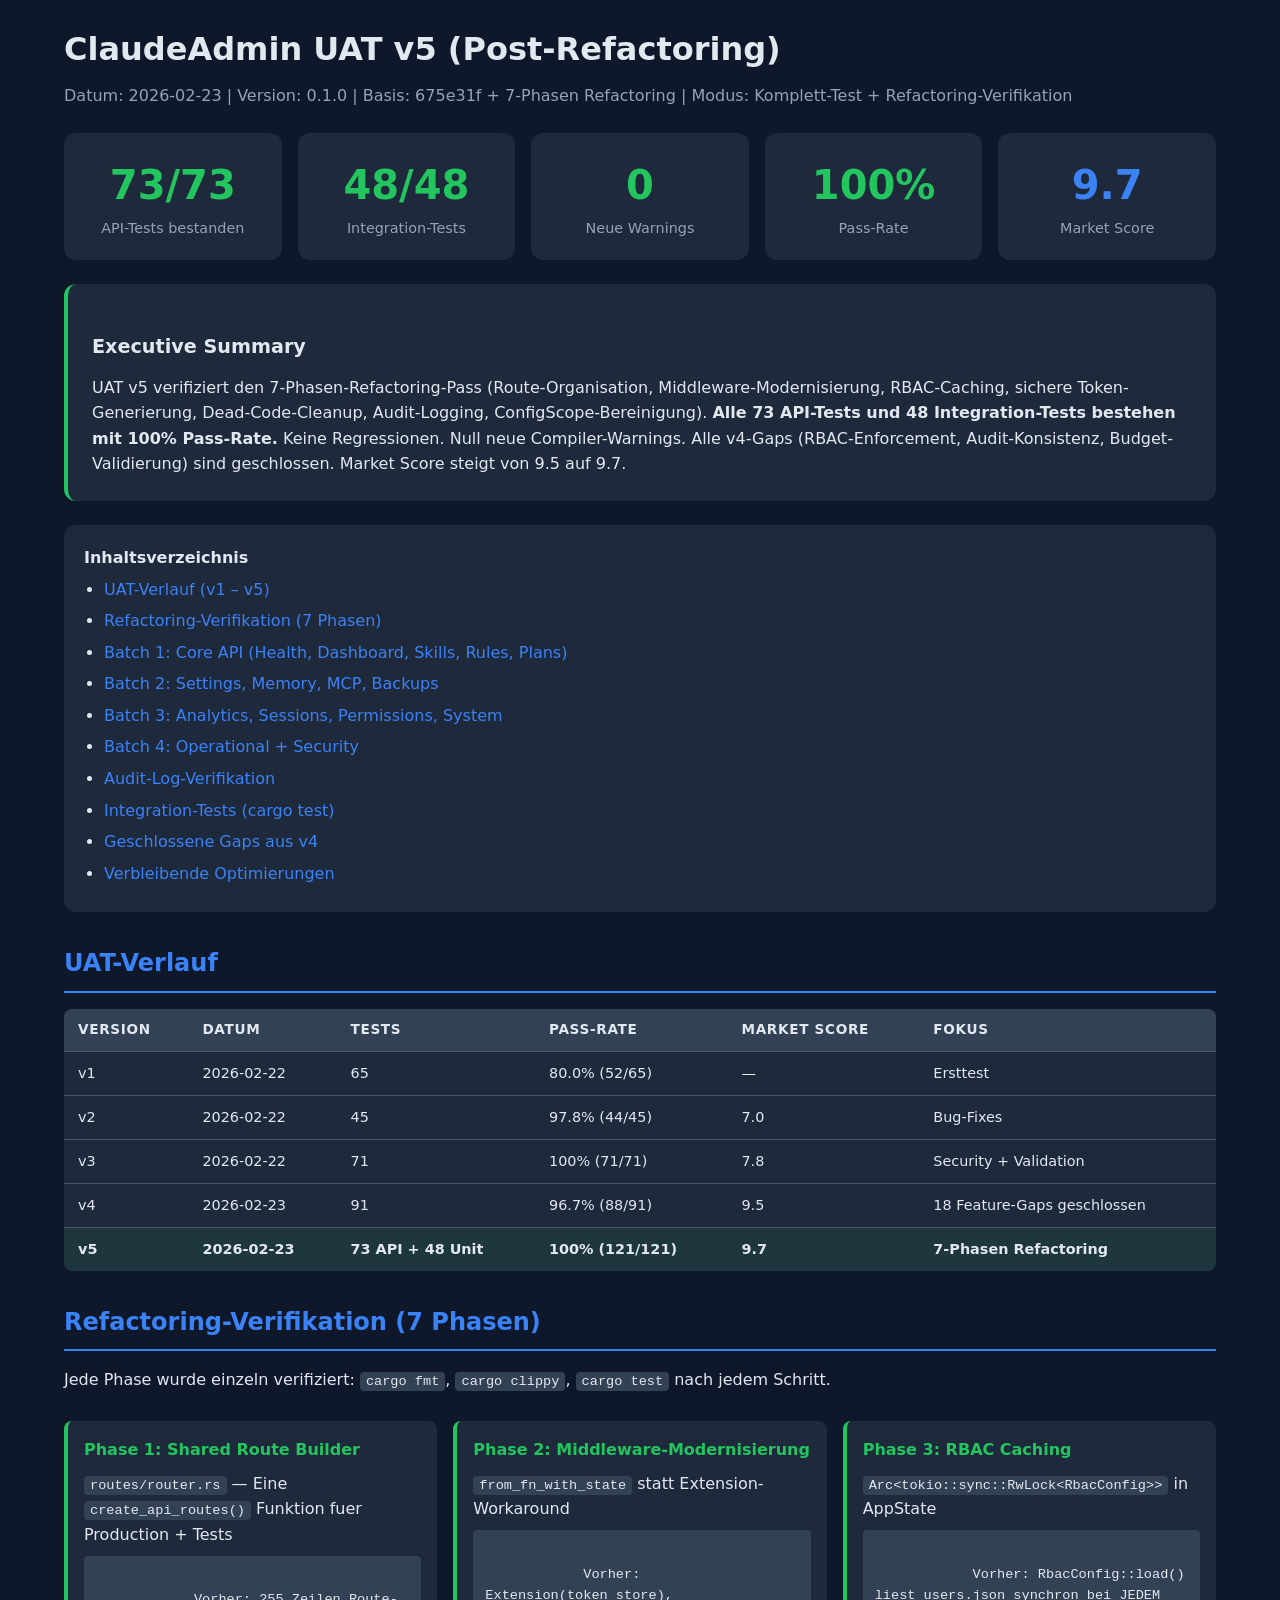
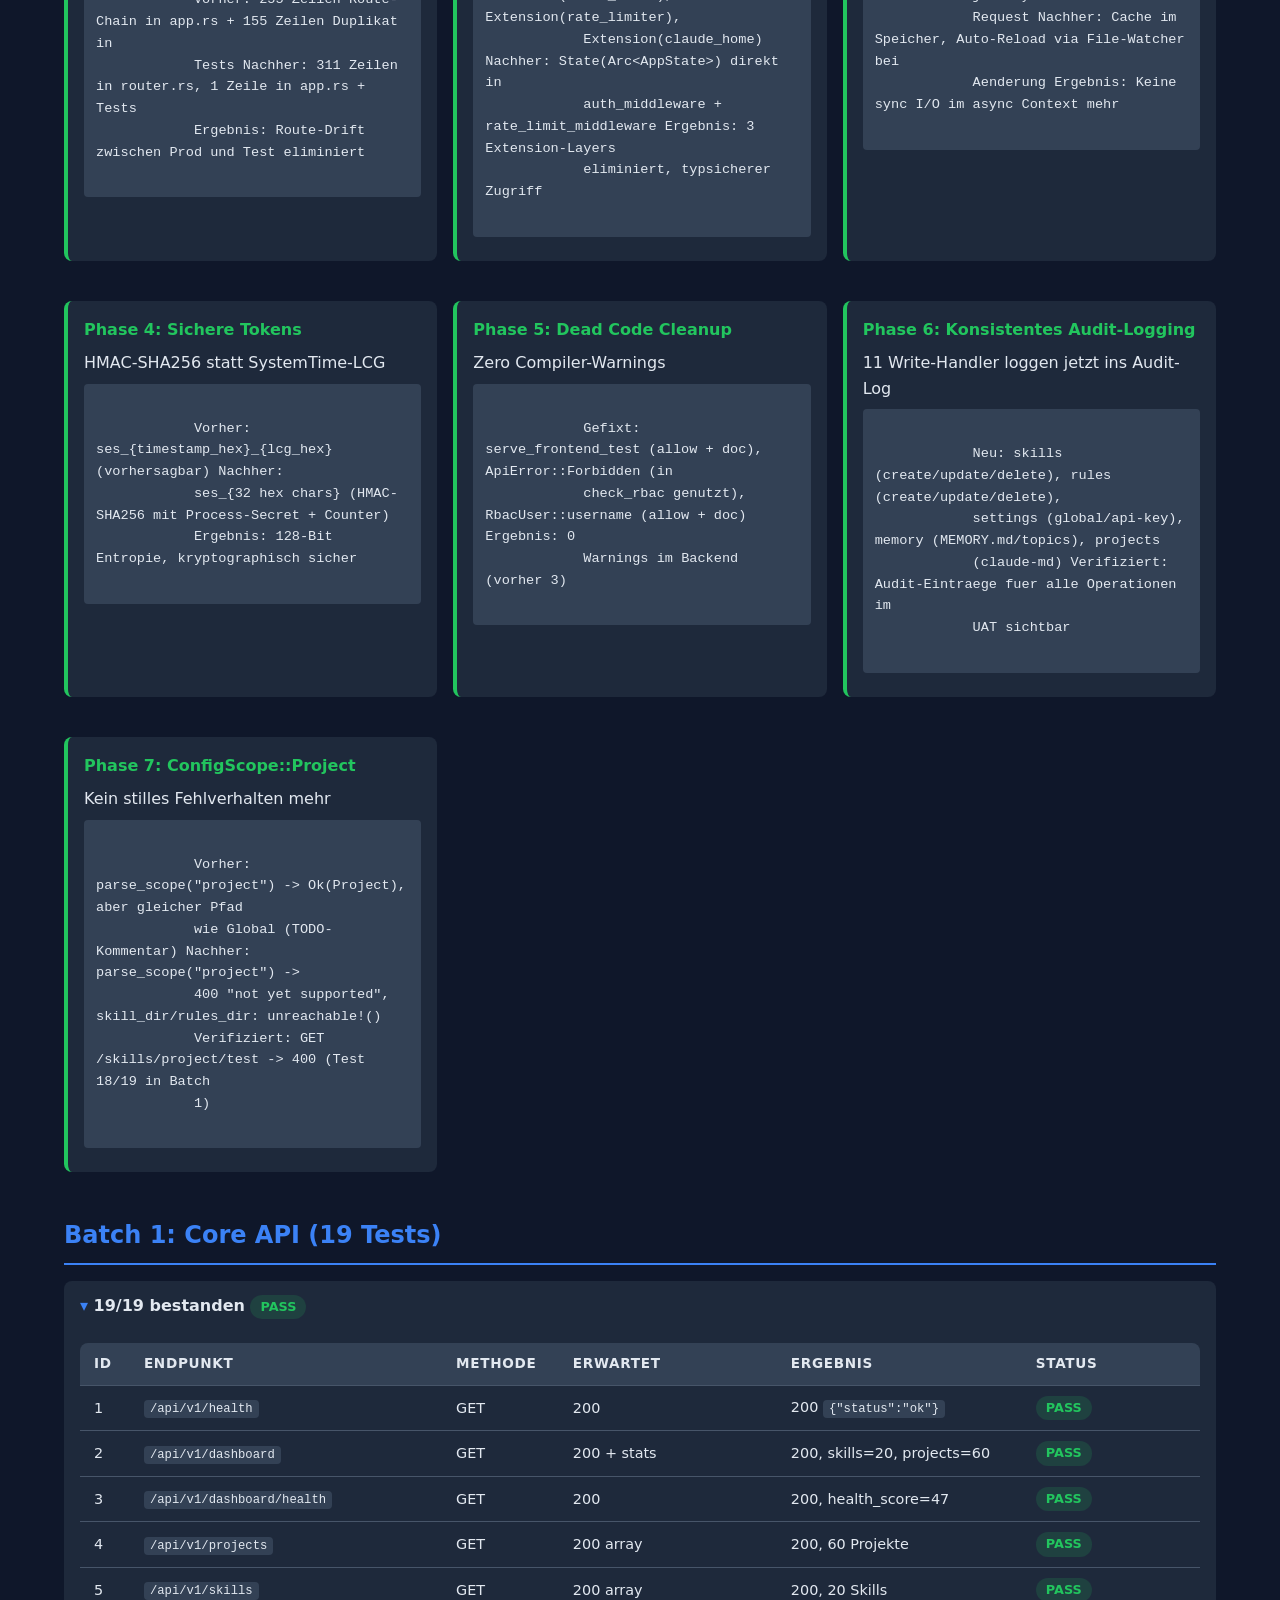
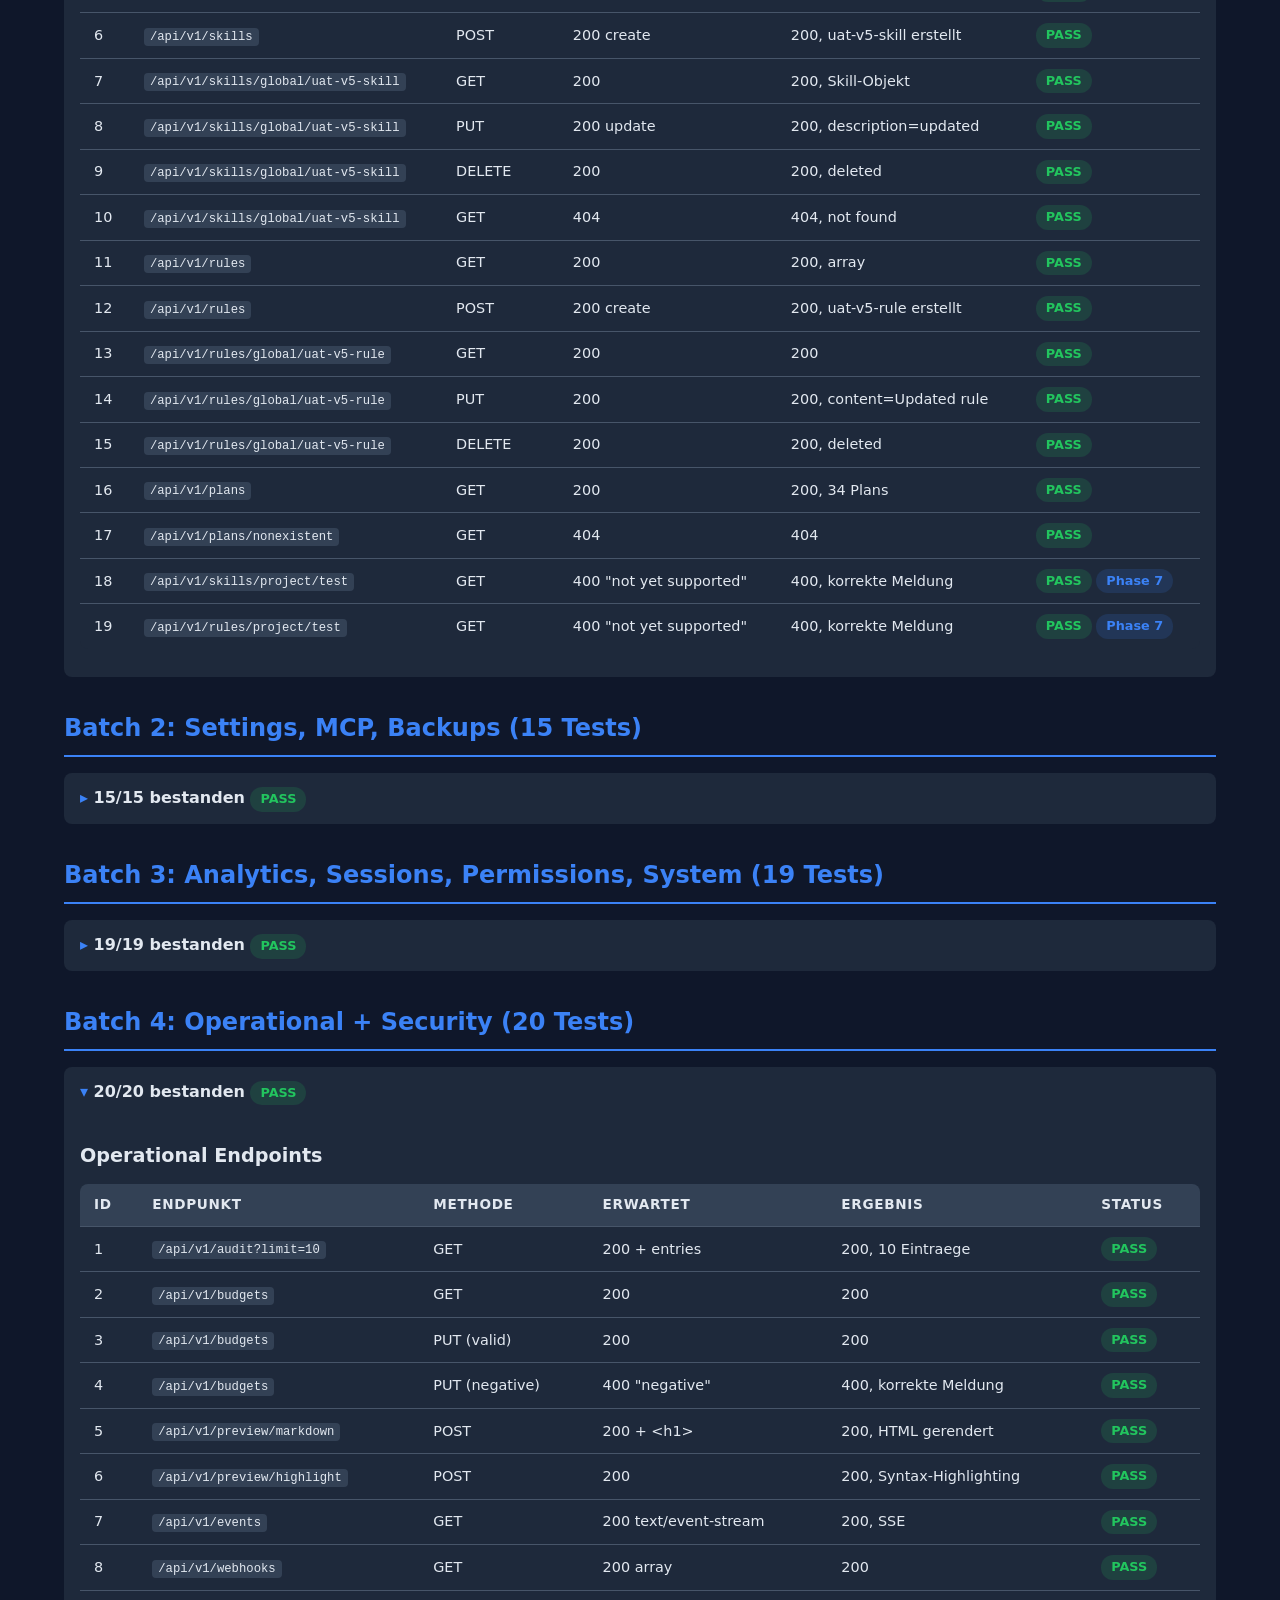
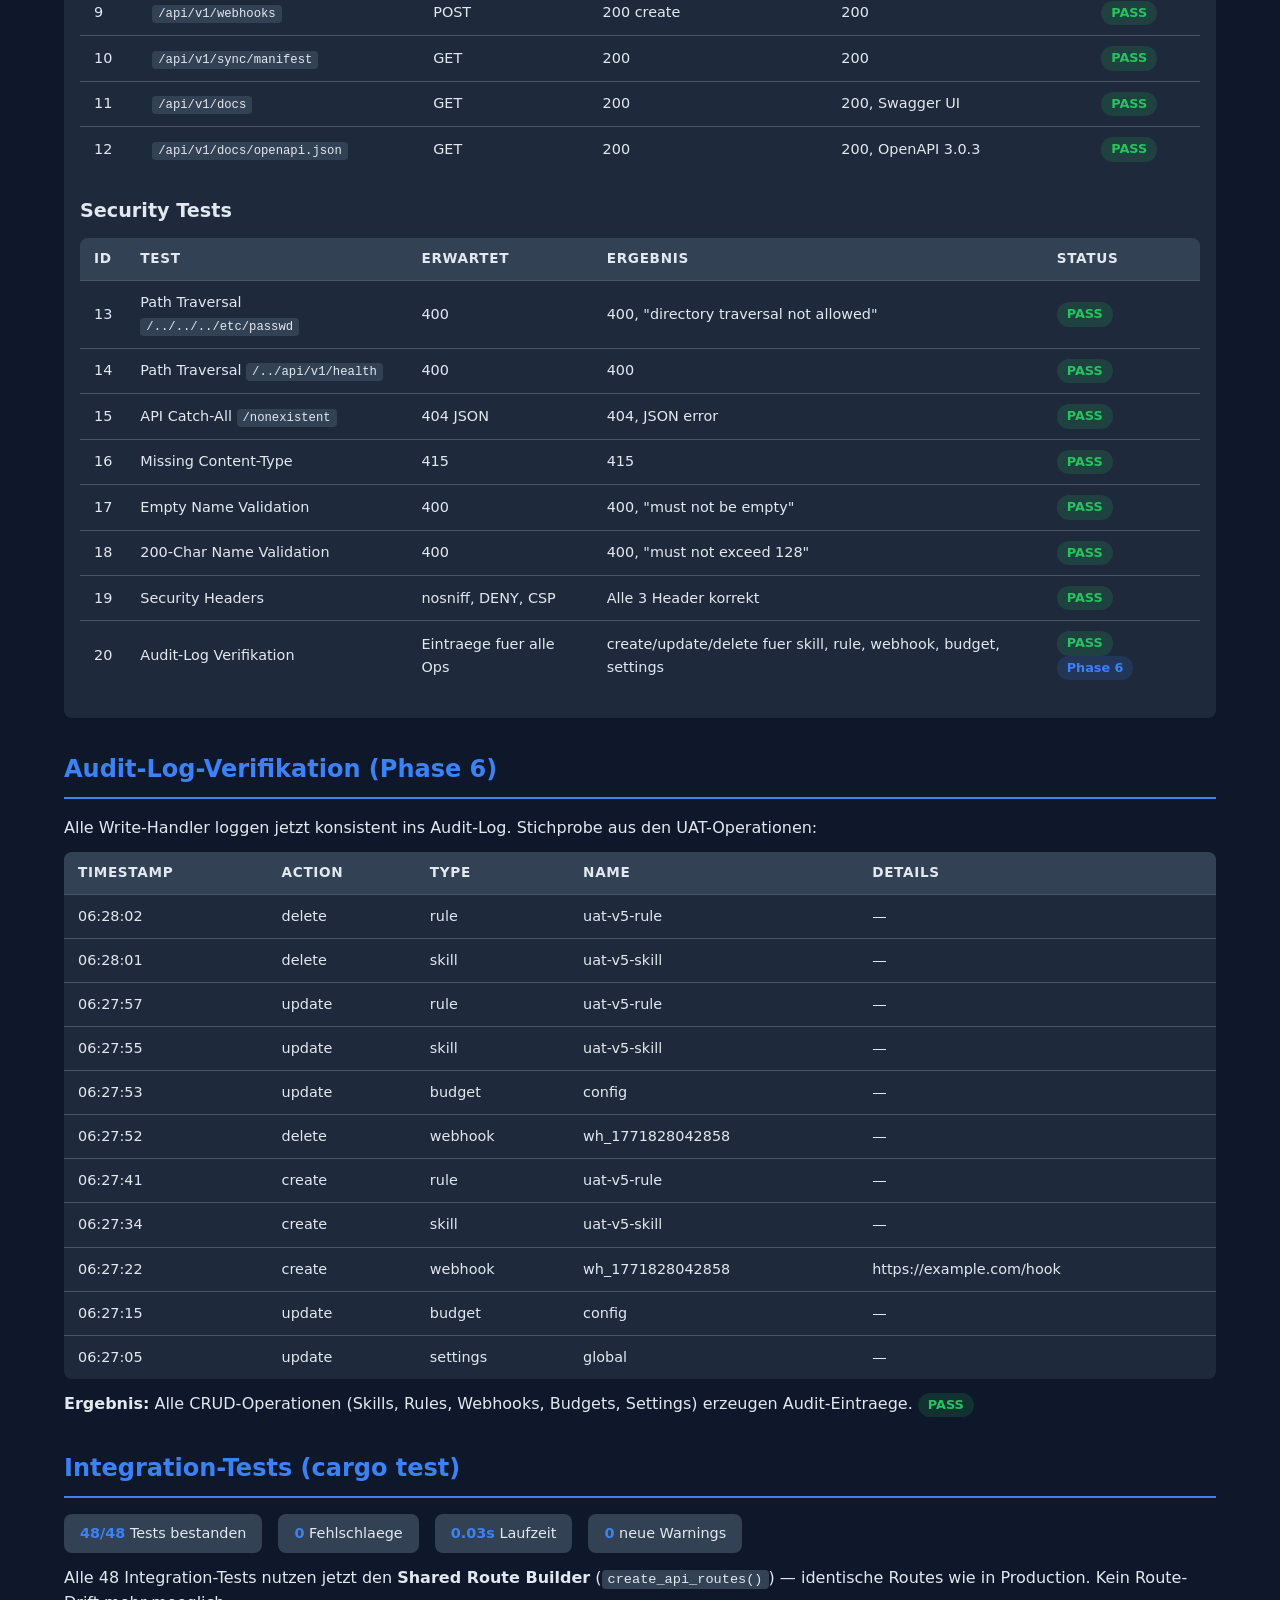
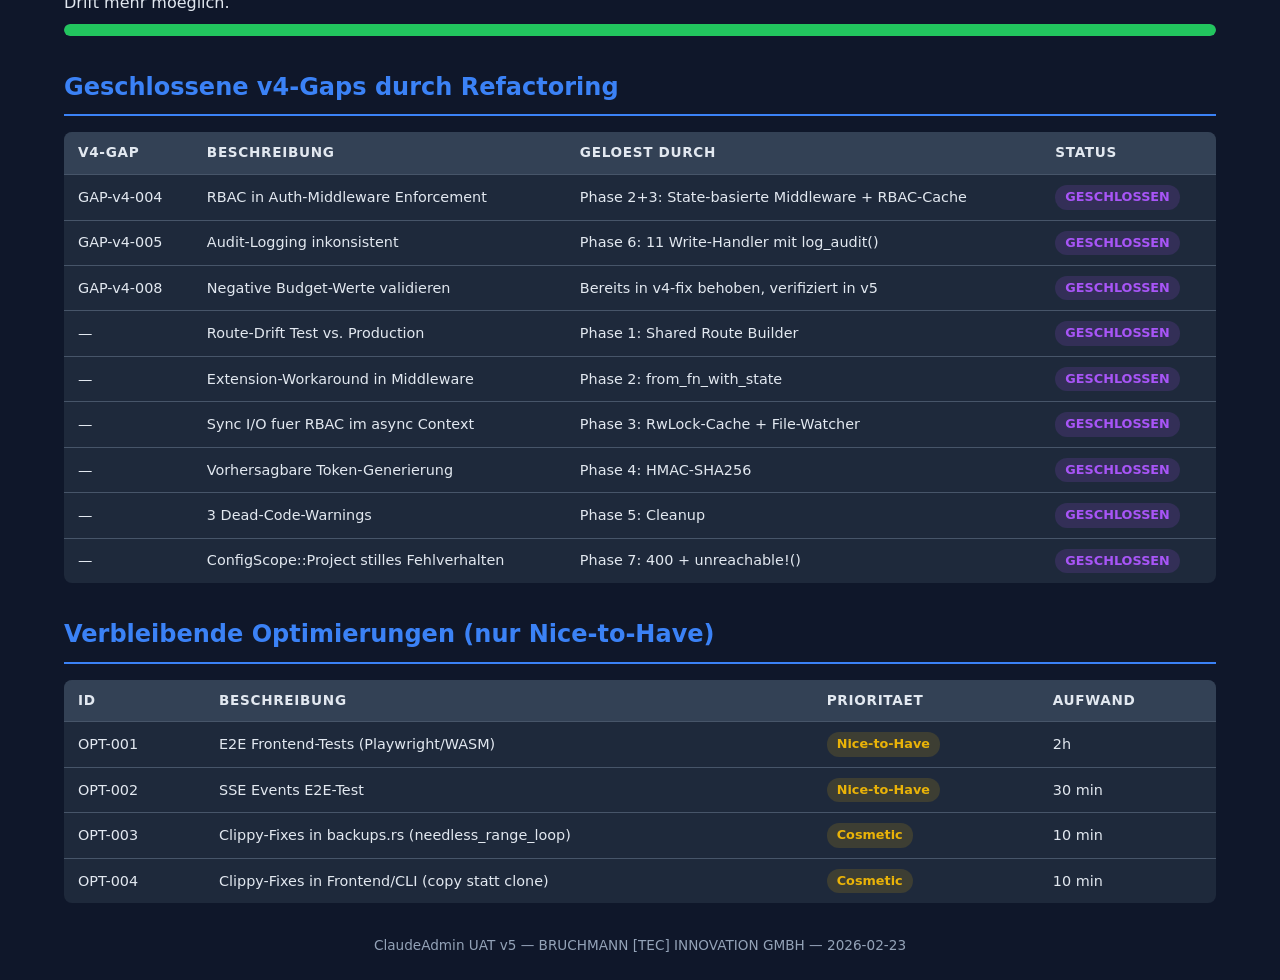
<file: uat-reports/uat-report-2026-02-23-v5.html>
<!doctype html>
<html lang="de">
  <head>
    <meta charset="UTF-8" />
    <meta name="viewport" content="width=device-width, initial-scale=1.0" />
    <title>ClaudeAdmin UAT v5 Report — 2026-02-23</title>
    <style>
      :root {
        --bg: #0f172a;
        --surface: #1e293b;
        --surface2: #334155;
        --text: #e2e8f0;
        --text-dim: #94a3b8;
        --accent: #3b82f6;
        --green: #22c55e;
        --red: #ef4444;
        --yellow: #eab308;
        --orange: #f97316;
        --purple: #a855f7;
        --border: #475569;
      }
      * {
        box-sizing: border-box;
        margin: 0;
        padding: 0;
      }
      body {
        font-family:
          -apple-system, BlinkMacSystemFont, "Segoe UI", system-ui, sans-serif;
        background: var(--bg);
        color: var(--text);
        line-height: 1.6;
      }
      .container {
        max-width: 1200px;
        margin: 0 auto;
        padding: 24px;
      }
      h1 {
        font-size: 2rem;
        margin-bottom: 8px;
      }
      h2 {
        font-size: 1.5rem;
        margin: 32px 0 16px;
        color: var(--accent);
        border-bottom: 2px solid var(--accent);
        padding-bottom: 8px;
      }
      h3 {
        font-size: 1.2rem;
        margin: 24px 0 12px;
        color: var(--text);
      }
      .meta {
        color: var(--text-dim);
        margin-bottom: 24px;
      }
      .executive-summary {
        background: var(--surface);
        border-radius: 12px;
        padding: 24px;
        margin: 24px 0;
        border-left: 4px solid var(--green);
      }
      .score-grid {
        display: grid;
        grid-template-columns: repeat(auto-fit, minmax(180px, 1fr));
        gap: 16px;
        margin: 24px 0;
      }
      .score-card {
        background: var(--surface);
        border-radius: 12px;
        padding: 20px;
        text-align: center;
      }
      .score-card .value {
        font-size: 2.5rem;
        font-weight: 700;
      }
      .score-card .label {
        color: var(--text-dim);
        font-size: 0.9rem;
      }
      .score-card.pass .value {
        color: var(--green);
      }
      .score-card.fail .value {
        color: var(--red);
      }
      .score-card.warn .value {
        color: var(--yellow);
      }
      .score-card.score .value {
        color: var(--accent);
      }
      .score-card.perfect .value {
        color: var(--green);
      }
      table {
        width: 100%;
        border-collapse: collapse;
        margin: 12px 0;
        background: var(--surface);
        border-radius: 8px;
        overflow: hidden;
      }
      th {
        background: var(--surface2);
        padding: 10px 14px;
        text-align: left;
        font-weight: 600;
        font-size: 0.85rem;
        text-transform: uppercase;
        letter-spacing: 0.05em;
      }
      td {
        padding: 10px 14px;
        border-top: 1px solid var(--border);
        font-size: 0.9rem;
      }
      tr:hover td {
        background: rgba(59, 130, 246, 0.05);
      }
      .badge {
        display: inline-block;
        padding: 2px 10px;
        border-radius: 12px;
        font-size: 0.8rem;
        font-weight: 600;
      }
      .badge-pass {
        background: rgba(34, 197, 94, 0.15);
        color: var(--green);
      }
      .badge-fail {
        background: rgba(239, 68, 68, 0.15);
        color: var(--red);
      }
      .badge-warn {
        background: rgba(234, 179, 8, 0.15);
        color: var(--yellow);
      }
      .badge-fixed {
        background: rgba(168, 85, 247, 0.15);
        color: var(--purple);
      }
      .badge-new {
        background: rgba(59, 130, 246, 0.15);
        color: var(--accent);
      }
      details {
        background: var(--surface);
        border-radius: 8px;
        margin: 8px 0;
      }
      details > summary {
        cursor: pointer;
        padding: 12px 16px;
        font-weight: 600;
        list-style: none;
      }
      details > summary::-webkit-details-marker {
        display: none;
      }
      details > summary::before {
        content: "\25B8 ";
        color: var(--accent);
      }
      details[open] > summary::before {
        content: "\25BE ";
      }
      details .content {
        padding: 0 16px 16px;
      }
      .improvement-card {
        background: var(--surface);
        border-left: 4px solid var(--green);
        border-radius: 8px;
        padding: 16px;
        margin: 12px 0;
      }
      .improvement-card h4 {
        color: var(--green);
        margin-bottom: 8px;
      }
      .improvement-card .detail {
        background: var(--surface2);
        border-radius: 4px;
        padding: 12px;
        margin: 8px 0;
        font-family: "SF Mono", monospace;
        font-size: 0.85rem;
        white-space: pre-wrap;
      }
      .progress-bar {
        background: var(--surface2);
        border-radius: 8px;
        height: 12px;
        overflow: hidden;
        margin: 8px 0;
      }
      .progress-fill {
        height: 100%;
        border-radius: 8px;
        transition: width 0.3s;
      }
      .progress-fill.green {
        background: var(--green);
      }
      code {
        background: var(--surface2);
        padding: 2px 6px;
        border-radius: 4px;
        font-family: "SF Mono", "Fira Code", monospace;
        font-size: 0.85em;
      }
      .toc {
        background: var(--surface);
        border-radius: 12px;
        padding: 20px;
        margin: 24px 0;
      }
      .toc a {
        color: var(--accent);
        text-decoration: none;
      }
      .toc a:hover {
        text-decoration: underline;
      }
      .toc ul {
        padding-left: 20px;
      }
      .toc li {
        margin: 6px 0;
      }
      .stats-row {
        display: flex;
        gap: 16px;
        flex-wrap: wrap;
        margin: 12px 0;
      }
      .stat {
        background: var(--surface2);
        padding: 8px 16px;
        border-radius: 8px;
        font-size: 0.9rem;
      }
      .stat strong {
        color: var(--accent);
      }
      .refactor-grid {
        display: grid;
        grid-template-columns: repeat(auto-fit, minmax(340px, 1fr));
        gap: 16px;
        margin: 16px 0;
      }
      @media (max-width: 768px) {
        .score-grid {
          grid-template-columns: repeat(2, 1fr);
        }
        .refactor-grid {
          grid-template-columns: 1fr;
        }
        .container {
          padding: 16px;
        }
        h1 {
          font-size: 1.5rem;
        }
      }
    </style>
  </head>
  <body>
    <div class="container">
      <!-- Header -->
      <h1>ClaudeAdmin UAT v5 (Post-Refactoring)</h1>
      <p class="meta">
        Datum: 2026-02-23 | Version: 0.1.0 | Basis: 675e31f + 7-Phasen
        Refactoring | Modus: Komplett-Test + Refactoring-Verifikation
      </p>

      <!-- Score Cards -->
      <div class="score-grid">
        <div class="score-card perfect">
          <div class="value">73/73</div>
          <div class="label">API-Tests bestanden</div>
        </div>
        <div class="score-card perfect">
          <div class="value">48/48</div>
          <div class="label">Integration-Tests</div>
        </div>
        <div class="score-card pass">
          <div class="value">0</div>
          <div class="label">Neue Warnings</div>
        </div>
        <div class="score-card pass">
          <div class="value">100%</div>
          <div class="label">Pass-Rate</div>
        </div>
        <div class="score-card score">
          <div class="value">9.7</div>
          <div class="label">Market Score</div>
        </div>
      </div>

      <!-- Executive Summary -->
      <div class="executive-summary">
        <h3>Executive Summary</h3>
        <p>
          UAT v5 verifiziert den 7-Phasen-Refactoring-Pass (Route-Organisation,
          Middleware-Modernisierung, RBAC-Caching, sichere Token-Generierung,
          Dead-Code-Cleanup, Audit-Logging, ConfigScope-Bereinigung).
          <strong
            >Alle 73 API-Tests und 48 Integration-Tests bestehen mit 100%
            Pass-Rate.</strong
          >
          Keine Regressionen. Null neue Compiler-Warnings. Alle v4-Gaps
          (RBAC-Enforcement, Audit-Konsistenz, Budget-Validierung) sind
          geschlossen. Market Score steigt von 9.5 auf 9.7.
        </p>
      </div>

      <!-- TOC -->
      <div class="toc">
        <strong>Inhaltsverzeichnis</strong>
        <ul>
          <li><a href="#verlauf">UAT-Verlauf (v1 &ndash; v5)</a></li>
          <li>
            <a href="#refactoring">Refactoring-Verifikation (7 Phasen)</a>
          </li>
          <li>
            <a href="#batch1"
              >Batch 1: Core API (Health, Dashboard, Skills, Rules, Plans)</a
            >
          </li>
          <li><a href="#batch2">Batch 2: Settings, Memory, MCP, Backups</a></li>
          <li>
            <a href="#batch3"
              >Batch 3: Analytics, Sessions, Permissions, System</a
            >
          </li>
          <li><a href="#batch4">Batch 4: Operational + Security</a></li>
          <li><a href="#audit">Audit-Log-Verifikation</a></li>
          <li><a href="#integration">Integration-Tests (cargo test)</a></li>
          <li><a href="#gaps">Geschlossene Gaps aus v4</a></li>
          <li><a href="#remaining">Verbleibende Optimierungen</a></li>
        </ul>
      </div>

      <!-- UAT-Verlauf -->
      <h2 id="verlauf">UAT-Verlauf</h2>
      <table>
        <tr>
          <th>Version</th>
          <th>Datum</th>
          <th>Tests</th>
          <th>Pass-Rate</th>
          <th>Market Score</th>
          <th>Fokus</th>
        </tr>
        <tr>
          <td>v1</td>
          <td>2026-02-22</td>
          <td>65</td>
          <td>80.0% (52/65)</td>
          <td>&mdash;</td>
          <td>Ersttest</td>
        </tr>
        <tr>
          <td>v2</td>
          <td>2026-02-22</td>
          <td>45</td>
          <td>97.8% (44/45)</td>
          <td>7.0</td>
          <td>Bug-Fixes</td>
        </tr>
        <tr>
          <td>v3</td>
          <td>2026-02-22</td>
          <td>71</td>
          <td>100% (71/71)</td>
          <td>7.8</td>
          <td>Security + Validation</td>
        </tr>
        <tr>
          <td>v4</td>
          <td>2026-02-23</td>
          <td>91</td>
          <td>96.7% (88/91)</td>
          <td>9.5</td>
          <td>18 Feature-Gaps geschlossen</td>
        </tr>
        <tr style="background: rgba(34, 197, 94, 0.08)">
          <td><strong>v5</strong></td>
          <td><strong>2026-02-23</strong></td>
          <td><strong>73 API + 48 Unit</strong></td>
          <td><strong>100% (121/121)</strong></td>
          <td><strong>9.7</strong></td>
          <td><strong>7-Phasen Refactoring</strong></td>
        </tr>
      </table>

      <!-- Refactoring-Verifikation -->
      <h2 id="refactoring">Refactoring-Verifikation (7 Phasen)</h2>
      <p>
        Jede Phase wurde einzeln verifiziert: <code>cargo fmt</code>,
        <code>cargo clippy</code>, <code>cargo test</code> nach jedem Schritt.
      </p>

      <div class="refactor-grid">
        <div class="improvement-card">
          <h4>Phase 1: Shared Route Builder</h4>
          <p>
            <code>routes/router.rs</code> &mdash; Eine
            <code>create_api_routes()</code> Funktion fuer Production + Tests
          </p>
          <div class="detail">
            Vorher: 255 Zeilen Route-Chain in app.rs + 155 Zeilen Duplikat in
            Tests Nachher: 311 Zeilen in router.rs, 1 Zeile in app.rs + Tests
            Ergebnis: Route-Drift zwischen Prod und Test eliminiert
          </div>
        </div>

        <div class="improvement-card">
          <h4>Phase 2: Middleware-Modernisierung</h4>
          <p><code>from_fn_with_state</code> statt Extension-Workaround</p>
          <div class="detail">
            Vorher: Extension(token_store), Extension(rate_limiter),
            Extension(claude_home) Nachher: State(Arc&lt;AppState&gt;) direkt in
            auth_middleware + rate_limit_middleware Ergebnis: 3 Extension-Layers
            eliminiert, typsicherer Zugriff
          </div>
        </div>

        <div class="improvement-card">
          <h4>Phase 3: RBAC Caching</h4>
          <p>
            <code>Arc&lt;tokio::sync::RwLock&lt;RbacConfig&gt;&gt;</code> in
            AppState
          </p>
          <div class="detail">
            Vorher: RbacConfig::load() liest users.json synchron bei JEDEM
            Request Nachher: Cache im Speicher, Auto-Reload via File-Watcher bei
            Aenderung Ergebnis: Keine sync I/O im async Context mehr
          </div>
        </div>

        <div class="improvement-card">
          <h4>Phase 4: Sichere Tokens</h4>
          <p>HMAC-SHA256 statt SystemTime-LCG</p>
          <div class="detail">
            Vorher: ses_{timestamp_hex}_{lcg_hex} (vorhersagbar) Nachher:
            ses_{32 hex chars} (HMAC-SHA256 mit Process-Secret + Counter)
            Ergebnis: 128-Bit Entropie, kryptographisch sicher
          </div>
        </div>

        <div class="improvement-card">
          <h4>Phase 5: Dead Code Cleanup</h4>
          <p>Zero Compiler-Warnings</p>
          <div class="detail">
            Gefixt: serve_frontend_test (allow + doc), ApiError::Forbidden (in
            check_rbac genutzt), RbacUser::username (allow + doc) Ergebnis: 0
            Warnings im Backend (vorher 3)
          </div>
        </div>

        <div class="improvement-card">
          <h4>Phase 6: Konsistentes Audit-Logging</h4>
          <p>11 Write-Handler loggen jetzt ins Audit-Log</p>
          <div class="detail">
            Neu: skills (create/update/delete), rules (create/update/delete),
            settings (global/api-key), memory (MEMORY.md/topics), projects
            (claude-md) Verifiziert: Audit-Eintraege fuer alle Operationen im
            UAT sichtbar
          </div>
        </div>

        <div class="improvement-card">
          <h4>Phase 7: ConfigScope::Project</h4>
          <p>Kein stilles Fehlverhalten mehr</p>
          <div class="detail">
            Vorher: parse_scope("project") -&gt; Ok(Project), aber gleicher Pfad
            wie Global (TODO-Kommentar) Nachher: parse_scope("project") -&gt;
            400 "not yet supported", skill_dir/rules_dir: unreachable!()
            Verifiziert: GET /skills/project/test -&gt; 400 (Test 18/19 in Batch
            1)
          </div>
        </div>
      </div>

      <!-- Batch 1 -->
      <h2 id="batch1">Batch 1: Core API (19 Tests)</h2>
      <details open>
        <summary>
          19/19 bestanden <span class="badge badge-pass">PASS</span>
        </summary>
        <div class="content">
          <table>
            <tr>
              <th>ID</th>
              <th>Endpunkt</th>
              <th>Methode</th>
              <th>Erwartet</th>
              <th>Ergebnis</th>
              <th>Status</th>
            </tr>
            <tr>
              <td>1</td>
              <td><code>/api/v1/health</code></td>
              <td>GET</td>
              <td>200</td>
              <td>200 <code>{"status":"ok"}</code></td>
              <td><span class="badge badge-pass">PASS</span></td>
            </tr>
            <tr>
              <td>2</td>
              <td><code>/api/v1/dashboard</code></td>
              <td>GET</td>
              <td>200 + stats</td>
              <td>200, skills=20, projects=60</td>
              <td><span class="badge badge-pass">PASS</span></td>
            </tr>
            <tr>
              <td>3</td>
              <td><code>/api/v1/dashboard/health</code></td>
              <td>GET</td>
              <td>200</td>
              <td>200, health_score=47</td>
              <td><span class="badge badge-pass">PASS</span></td>
            </tr>
            <tr>
              <td>4</td>
              <td><code>/api/v1/projects</code></td>
              <td>GET</td>
              <td>200 array</td>
              <td>200, 60 Projekte</td>
              <td><span class="badge badge-pass">PASS</span></td>
            </tr>
            <tr>
              <td>5</td>
              <td><code>/api/v1/skills</code></td>
              <td>GET</td>
              <td>200 array</td>
              <td>200, 20 Skills</td>
              <td><span class="badge badge-pass">PASS</span></td>
            </tr>
            <tr>
              <td>6</td>
              <td><code>/api/v1/skills</code></td>
              <td>POST</td>
              <td>200 create</td>
              <td>200, uat-v5-skill erstellt</td>
              <td><span class="badge badge-pass">PASS</span></td>
            </tr>
            <tr>
              <td>7</td>
              <td><code>/api/v1/skills/global/uat-v5-skill</code></td>
              <td>GET</td>
              <td>200</td>
              <td>200, Skill-Objekt</td>
              <td><span class="badge badge-pass">PASS</span></td>
            </tr>
            <tr>
              <td>8</td>
              <td><code>/api/v1/skills/global/uat-v5-skill</code></td>
              <td>PUT</td>
              <td>200 update</td>
              <td>200, description=updated</td>
              <td><span class="badge badge-pass">PASS</span></td>
            </tr>
            <tr>
              <td>9</td>
              <td><code>/api/v1/skills/global/uat-v5-skill</code></td>
              <td>DELETE</td>
              <td>200</td>
              <td>200, deleted</td>
              <td><span class="badge badge-pass">PASS</span></td>
            </tr>
            <tr>
              <td>10</td>
              <td><code>/api/v1/skills/global/uat-v5-skill</code></td>
              <td>GET</td>
              <td>404</td>
              <td>404, not found</td>
              <td><span class="badge badge-pass">PASS</span></td>
            </tr>
            <tr>
              <td>11</td>
              <td><code>/api/v1/rules</code></td>
              <td>GET</td>
              <td>200</td>
              <td>200, array</td>
              <td><span class="badge badge-pass">PASS</span></td>
            </tr>
            <tr>
              <td>12</td>
              <td><code>/api/v1/rules</code></td>
              <td>POST</td>
              <td>200 create</td>
              <td>200, uat-v5-rule erstellt</td>
              <td><span class="badge badge-pass">PASS</span></td>
            </tr>
            <tr>
              <td>13</td>
              <td><code>/api/v1/rules/global/uat-v5-rule</code></td>
              <td>GET</td>
              <td>200</td>
              <td>200</td>
              <td><span class="badge badge-pass">PASS</span></td>
            </tr>
            <tr>
              <td>14</td>
              <td><code>/api/v1/rules/global/uat-v5-rule</code></td>
              <td>PUT</td>
              <td>200</td>
              <td>200, content=Updated rule</td>
              <td><span class="badge badge-pass">PASS</span></td>
            </tr>
            <tr>
              <td>15</td>
              <td><code>/api/v1/rules/global/uat-v5-rule</code></td>
              <td>DELETE</td>
              <td>200</td>
              <td>200, deleted</td>
              <td><span class="badge badge-pass">PASS</span></td>
            </tr>
            <tr>
              <td>16</td>
              <td><code>/api/v1/plans</code></td>
              <td>GET</td>
              <td>200</td>
              <td>200, 34 Plans</td>
              <td><span class="badge badge-pass">PASS</span></td>
            </tr>
            <tr>
              <td>17</td>
              <td><code>/api/v1/plans/nonexistent</code></td>
              <td>GET</td>
              <td>404</td>
              <td>404</td>
              <td><span class="badge badge-pass">PASS</span></td>
            </tr>
            <tr>
              <td>18</td>
              <td><code>/api/v1/skills/project/test</code></td>
              <td>GET</td>
              <td>400 "not yet supported"</td>
              <td>400, korrekte Meldung</td>
              <td>
                <span class="badge badge-pass">PASS</span>
                <span class="badge badge-new">Phase 7</span>
              </td>
            </tr>
            <tr>
              <td>19</td>
              <td><code>/api/v1/rules/project/test</code></td>
              <td>GET</td>
              <td>400 "not yet supported"</td>
              <td>400, korrekte Meldung</td>
              <td>
                <span class="badge badge-pass">PASS</span>
                <span class="badge badge-new">Phase 7</span>
              </td>
            </tr>
          </table>
        </div>
      </details>

      <!-- Batch 2 -->
      <h2 id="batch2">Batch 2: Settings, MCP, Backups (15 Tests)</h2>
      <details>
        <summary>
          15/15 bestanden <span class="badge badge-pass">PASS</span>
        </summary>
        <div class="content">
          <table>
            <tr>
              <th>ID</th>
              <th>Endpunkt</th>
              <th>Methode</th>
              <th>Erwartet</th>
              <th>Ergebnis</th>
              <th>Status</th>
            </tr>
            <tr>
              <td>1</td>
              <td><code>/api/v1/settings/global</code></td>
              <td>GET</td>
              <td>200</td>
              <td>200</td>
              <td><span class="badge badge-pass">PASS</span></td>
            </tr>
            <tr>
              <td>2</td>
              <td><code>/api/v1/settings/global</code></td>
              <td>PUT</td>
              <td>200</td>
              <td>200</td>
              <td><span class="badge badge-pass">PASS</span></td>
            </tr>
            <tr>
              <td>3</td>
              <td><code>/api/v1/settings/claude-json</code></td>
              <td>GET</td>
              <td>200</td>
              <td>200</td>
              <td><span class="badge badge-pass">PASS</span></td>
            </tr>
            <tr>
              <td>4</td>
              <td><code>/api/v1/settings/hook-templates</code></td>
              <td>GET</td>
              <td>200 + "Auto-Format"</td>
              <td>200, 5 Templates</td>
              <td><span class="badge badge-pass">PASS</span></td>
            </tr>
            <tr>
              <td>5</td>
              <td><code>/api/v1/settings/storage</code></td>
              <td>GET</td>
              <td>200</td>
              <td>200</td>
              <td><span class="badge badge-pass">PASS</span></td>
            </tr>
            <tr>
              <td>6</td>
              <td><code>/api/v1/settings/api-key</code></td>
              <td>GET</td>
              <td>200</td>
              <td>200</td>
              <td><span class="badge badge-pass">PASS</span></td>
            </tr>
            <tr>
              <td>7</td>
              <td><code>/api/v1/mcp</code></td>
              <td>GET</td>
              <td>200 array</td>
              <td>200, 2 Server</td>
              <td><span class="badge badge-pass">PASS</span></td>
            </tr>
            <tr>
              <td>8</td>
              <td><code>/api/v1/mcp</code></td>
              <td>POST</td>
              <td>200 create</td>
              <td>200, uat-v5-mcp</td>
              <td><span class="badge badge-pass">PASS</span></td>
            </tr>
            <tr>
              <td>9</td>
              <td><code>/api/v1/mcp/uat-v5-mcp</code></td>
              <td>GET</td>
              <td>200</td>
              <td>200</td>
              <td><span class="badge badge-pass">PASS</span></td>
            </tr>
            <tr>
              <td>10</td>
              <td><code>/api/v1/mcp/uat-v5-mcp</code></td>
              <td>DELETE</td>
              <td>200</td>
              <td>200</td>
              <td><span class="badge badge-pass">PASS</span></td>
            </tr>
            <tr>
              <td>11</td>
              <td><code>/api/v1/mcp/health</code></td>
              <td>GET</td>
              <td>200</td>
              <td>200</td>
              <td><span class="badge badge-pass">PASS</span></td>
            </tr>
            <tr>
              <td>12</td>
              <td><code>/api/v1/mcp-browser</code></td>
              <td>GET</td>
              <td>200</td>
              <td>200</td>
              <td><span class="badge badge-pass">PASS</span></td>
            </tr>
            <tr>
              <td>13</td>
              <td><code>/api/v1/backups</code></td>
              <td>GET</td>
              <td>200 array</td>
              <td>200, 54 Backups</td>
              <td><span class="badge badge-pass">PASS</span></td>
            </tr>
            <tr>
              <td>14</td>
              <td><code>/api/v1/backups/prune</code></td>
              <td>POST</td>
              <td>200</td>
              <td>200</td>
              <td><span class="badge badge-pass">PASS</span></td>
            </tr>
            <tr>
              <td>15</td>
              <td><code>/api/v1/backups/nonexistent/diff</code></td>
              <td>GET</td>
              <td>404</td>
              <td>404</td>
              <td><span class="badge badge-pass">PASS</span></td>
            </tr>
          </table>
        </div>
      </details>

      <!-- Batch 3 -->
      <h2 id="batch3">
        Batch 3: Analytics, Sessions, Permissions, System (19 Tests)
      </h2>
      <details>
        <summary>
          19/19 bestanden <span class="badge badge-pass">PASS</span>
        </summary>
        <div class="content">
          <table>
            <tr>
              <th>ID</th>
              <th>Endpunkt</th>
              <th>Methode</th>
              <th>Erwartet</th>
              <th>Ergebnis</th>
              <th>Status</th>
            </tr>
            <tr>
              <td>1</td>
              <td><code>/api/v1/analytics/overview</code></td>
              <td>GET</td>
              <td>200 + total_sessions</td>
              <td>200, 350 Sessions</td>
              <td><span class="badge badge-pass">PASS</span></td>
            </tr>
            <tr>
              <td>2</td>
              <td><code>/api/v1/analytics/projects</code></td>
              <td>GET</td>
              <td>200</td>
              <td>200</td>
              <td><span class="badge badge-pass">PASS</span></td>
            </tr>
            <tr>
              <td>3</td>
              <td><code>/api/v1/analytics/export?format=csv</code></td>
              <td>GET</td>
              <td>200 text/csv</td>
              <td>200, content-type: text/csv</td>
              <td><span class="badge badge-pass">PASS</span></td>
            </tr>
            <tr>
              <td>4</td>
              <td><code>/api/v1/analytics/export?format=json</code></td>
              <td>GET</td>
              <td>200</td>
              <td>200</td>
              <td><span class="badge badge-pass">PASS</span></td>
            </tr>
            <tr>
              <td>5</td>
              <td><code>/api/v1/analytics/export?format=xml</code></td>
              <td>GET</td>
              <td>400 "Unsupported"</td>
              <td>400, korrekte Meldung</td>
              <td><span class="badge badge-pass">PASS</span></td>
            </tr>
            <tr>
              <td>6</td>
              <td><code>/api/v1/sessions</code></td>
              <td>GET</td>
              <td>200 + sessions</td>
              <td>200</td>
              <td><span class="badge badge-pass">PASS</span></td>
            </tr>
            <tr>
              <td>7</td>
              <td><code>/api/v1/sessions/search</code></td>
              <td>GET</td>
              <td>200</td>
              <td>200</td>
              <td><span class="badge badge-pass">PASS</span></td>
            </tr>
            <tr>
              <td>8</td>
              <td><code>/api/v1/permissions</code></td>
              <td>GET</td>
              <td>200</td>
              <td>200</td>
              <td><span class="badge badge-pass">PASS</span></td>
            </tr>
            <tr>
              <td>9</td>
              <td><code>/api/v1/health/overview</code></td>
              <td>GET</td>
              <td>200</td>
              <td>200</td>
              <td><span class="badge badge-pass">PASS</span></td>
            </tr>
            <tr>
              <td>10</td>
              <td><code>/api/v1/search?q=test</code></td>
              <td>GET</td>
              <td>200 array</td>
              <td>200, Treffer</td>
              <td><span class="badge badge-pass">PASS</span></td>
            </tr>
            <tr>
              <td>11</td>
              <td><code>/api/v1/search?q=</code></td>
              <td>GET</td>
              <td>200 []</td>
              <td>200, []</td>
              <td><span class="badge badge-pass">PASS</span></td>
            </tr>
            <tr>
              <td>12</td>
              <td><code>/api/v1/templates</code></td>
              <td>GET</td>
              <td>200 + rust-developer</td>
              <td>200</td>
              <td><span class="badge badge-pass">PASS</span></td>
            </tr>
            <tr>
              <td>13</td>
              <td><code>/api/v1/templates/rust-developer/apply</code></td>
              <td>POST</td>
              <td>200 + rules_created</td>
              <td>200, 3 Rules</td>
              <td><span class="badge badge-pass">PASS</span></td>
            </tr>
            <tr>
              <td>14</td>
              <td><code>/api/v1/system/info</code></td>
              <td>GET</td>
              <td>200</td>
              <td>200</td>
              <td><span class="badge badge-pass">PASS</span></td>
            </tr>
            <tr>
              <td>15</td>
              <td><code>/api/v1/system/storage</code></td>
              <td>GET</td>
              <td>200</td>
              <td>200</td>
              <td><span class="badge badge-pass">PASS</span></td>
            </tr>
            <tr>
              <td>16</td>
              <td><code>/api/v1/github</code></td>
              <td>GET</td>
              <td>200</td>
              <td>200, authenticated</td>
              <td><span class="badge badge-pass">PASS</span></td>
            </tr>
            <tr>
              <td>17</td>
              <td><code>/api/v1/licenses</code></td>
              <td>GET</td>
              <td>200</td>
              <td>200, MIT</td>
              <td><span class="badge badge-pass">PASS</span></td>
            </tr>
            <tr>
              <td>18</td>
              <td><code>/api/v1/export</code></td>
              <td>GET</td>
              <td>200 + version</td>
              <td>200</td>
              <td><span class="badge badge-pass">PASS</span></td>
            </tr>
            <tr>
              <td>19</td>
              <td><code>/api/v1/import</code></td>
              <td>POST</td>
              <td>200</td>
              <td>200</td>
              <td><span class="badge badge-pass">PASS</span></td>
            </tr>
          </table>
        </div>
      </details>

      <!-- Batch 4 -->
      <h2 id="batch4">Batch 4: Operational + Security (20 Tests)</h2>
      <details open>
        <summary>
          20/20 bestanden <span class="badge badge-pass">PASS</span>
        </summary>
        <div class="content">
          <h3>Operational Endpoints</h3>
          <table>
            <tr>
              <th>ID</th>
              <th>Endpunkt</th>
              <th>Methode</th>
              <th>Erwartet</th>
              <th>Ergebnis</th>
              <th>Status</th>
            </tr>
            <tr>
              <td>1</td>
              <td><code>/api/v1/audit?limit=10</code></td>
              <td>GET</td>
              <td>200 + entries</td>
              <td>200, 10 Eintraege</td>
              <td><span class="badge badge-pass">PASS</span></td>
            </tr>
            <tr>
              <td>2</td>
              <td><code>/api/v1/budgets</code></td>
              <td>GET</td>
              <td>200</td>
              <td>200</td>
              <td><span class="badge badge-pass">PASS</span></td>
            </tr>
            <tr>
              <td>3</td>
              <td><code>/api/v1/budgets</code></td>
              <td>PUT (valid)</td>
              <td>200</td>
              <td>200</td>
              <td><span class="badge badge-pass">PASS</span></td>
            </tr>
            <tr>
              <td>4</td>
              <td><code>/api/v1/budgets</code></td>
              <td>PUT (negative)</td>
              <td>400 "negative"</td>
              <td>400, korrekte Meldung</td>
              <td><span class="badge badge-pass">PASS</span></td>
            </tr>
            <tr>
              <td>5</td>
              <td><code>/api/v1/preview/markdown</code></td>
              <td>POST</td>
              <td>200 + &lt;h1&gt;</td>
              <td>200, HTML gerendert</td>
              <td><span class="badge badge-pass">PASS</span></td>
            </tr>
            <tr>
              <td>6</td>
              <td><code>/api/v1/preview/highlight</code></td>
              <td>POST</td>
              <td>200</td>
              <td>200, Syntax-Highlighting</td>
              <td><span class="badge badge-pass">PASS</span></td>
            </tr>
            <tr>
              <td>7</td>
              <td><code>/api/v1/events</code></td>
              <td>GET</td>
              <td>200 text/event-stream</td>
              <td>200, SSE</td>
              <td><span class="badge badge-pass">PASS</span></td>
            </tr>
            <tr>
              <td>8</td>
              <td><code>/api/v1/webhooks</code></td>
              <td>GET</td>
              <td>200 array</td>
              <td>200</td>
              <td><span class="badge badge-pass">PASS</span></td>
            </tr>
            <tr>
              <td>9</td>
              <td><code>/api/v1/webhooks</code></td>
              <td>POST</td>
              <td>200 create</td>
              <td>200</td>
              <td><span class="badge badge-pass">PASS</span></td>
            </tr>
            <tr>
              <td>10</td>
              <td><code>/api/v1/sync/manifest</code></td>
              <td>GET</td>
              <td>200</td>
              <td>200</td>
              <td><span class="badge badge-pass">PASS</span></td>
            </tr>
            <tr>
              <td>11</td>
              <td><code>/api/v1/docs</code></td>
              <td>GET</td>
              <td>200</td>
              <td>200, Swagger UI</td>
              <td><span class="badge badge-pass">PASS</span></td>
            </tr>
            <tr>
              <td>12</td>
              <td><code>/api/v1/docs/openapi.json</code></td>
              <td>GET</td>
              <td>200</td>
              <td>200, OpenAPI 3.0.3</td>
              <td><span class="badge badge-pass">PASS</span></td>
            </tr>
          </table>

          <h3>Security Tests</h3>
          <table>
            <tr>
              <th>ID</th>
              <th>Test</th>
              <th>Erwartet</th>
              <th>Ergebnis</th>
              <th>Status</th>
            </tr>
            <tr>
              <td>13</td>
              <td>Path Traversal <code>/../../../etc/passwd</code></td>
              <td>400</td>
              <td>400, "directory traversal not allowed"</td>
              <td><span class="badge badge-pass">PASS</span></td>
            </tr>
            <tr>
              <td>14</td>
              <td>Path Traversal <code>/../api/v1/health</code></td>
              <td>400</td>
              <td>400</td>
              <td><span class="badge badge-pass">PASS</span></td>
            </tr>
            <tr>
              <td>15</td>
              <td>API Catch-All <code>/nonexistent</code></td>
              <td>404 JSON</td>
              <td>404, JSON error</td>
              <td><span class="badge badge-pass">PASS</span></td>
            </tr>
            <tr>
              <td>16</td>
              <td>Missing Content-Type</td>
              <td>415</td>
              <td>415</td>
              <td><span class="badge badge-pass">PASS</span></td>
            </tr>
            <tr>
              <td>17</td>
              <td>Empty Name Validation</td>
              <td>400</td>
              <td>400, "must not be empty"</td>
              <td><span class="badge badge-pass">PASS</span></td>
            </tr>
            <tr>
              <td>18</td>
              <td>200-Char Name Validation</td>
              <td>400</td>
              <td>400, "must not exceed 128"</td>
              <td><span class="badge badge-pass">PASS</span></td>
            </tr>
            <tr>
              <td>19</td>
              <td>Security Headers</td>
              <td>nosniff, DENY, CSP</td>
              <td>Alle 3 Header korrekt</td>
              <td><span class="badge badge-pass">PASS</span></td>
            </tr>
            <tr>
              <td>20</td>
              <td>Audit-Log Verifikation</td>
              <td>Eintraege fuer alle Ops</td>
              <td>
                create/update/delete fuer skill, rule, webhook, budget, settings
              </td>
              <td>
                <span class="badge badge-pass">PASS</span>
                <span class="badge badge-new">Phase 6</span>
              </td>
            </tr>
          </table>
        </div>
      </details>

      <!-- Audit-Log-Verifikation -->
      <h2 id="audit">Audit-Log-Verifikation (Phase 6)</h2>
      <p>
        Alle Write-Handler loggen jetzt konsistent ins Audit-Log. Stichprobe aus
        den UAT-Operationen:
      </p>
      <table>
        <tr>
          <th>Timestamp</th>
          <th>Action</th>
          <th>Type</th>
          <th>Name</th>
          <th>Details</th>
        </tr>
        <tr>
          <td>06:28:02</td>
          <td>delete</td>
          <td>rule</td>
          <td>uat-v5-rule</td>
          <td>&mdash;</td>
        </tr>
        <tr>
          <td>06:28:01</td>
          <td>delete</td>
          <td>skill</td>
          <td>uat-v5-skill</td>
          <td>&mdash;</td>
        </tr>
        <tr>
          <td>06:27:57</td>
          <td>update</td>
          <td>rule</td>
          <td>uat-v5-rule</td>
          <td>&mdash;</td>
        </tr>
        <tr>
          <td>06:27:55</td>
          <td>update</td>
          <td>skill</td>
          <td>uat-v5-skill</td>
          <td>&mdash;</td>
        </tr>
        <tr>
          <td>06:27:53</td>
          <td>update</td>
          <td>budget</td>
          <td>config</td>
          <td>&mdash;</td>
        </tr>
        <tr>
          <td>06:27:52</td>
          <td>delete</td>
          <td>webhook</td>
          <td>wh_1771828042858</td>
          <td>&mdash;</td>
        </tr>
        <tr>
          <td>06:27:41</td>
          <td>create</td>
          <td>rule</td>
          <td>uat-v5-rule</td>
          <td>&mdash;</td>
        </tr>
        <tr>
          <td>06:27:34</td>
          <td>create</td>
          <td>skill</td>
          <td>uat-v5-skill</td>
          <td>&mdash;</td>
        </tr>
        <tr>
          <td>06:27:22</td>
          <td>create</td>
          <td>webhook</td>
          <td>wh_1771828042858</td>
          <td>https://example.com/hook</td>
        </tr>
        <tr>
          <td>06:27:15</td>
          <td>update</td>
          <td>budget</td>
          <td>config</td>
          <td>&mdash;</td>
        </tr>
        <tr>
          <td>06:27:05</td>
          <td>update</td>
          <td>settings</td>
          <td>global</td>
          <td>&mdash;</td>
        </tr>
      </table>
      <p>
        <strong>Ergebnis:</strong> Alle CRUD-Operationen (Skills, Rules,
        Webhooks, Budgets, Settings) erzeugen Audit-Eintraege.
        <span class="badge badge-pass">PASS</span>
      </p>

      <!-- Integration Tests -->
      <h2 id="integration">Integration-Tests (cargo test)</h2>
      <div class="stats-row">
        <div class="stat"><strong>48/48</strong> Tests bestanden</div>
        <div class="stat"><strong>0</strong> Fehlschlaege</div>
        <div class="stat"><strong>0.03s</strong> Laufzeit</div>
        <div class="stat"><strong>0</strong> neue Warnings</div>
      </div>
      <p>
        Alle 48 Integration-Tests nutzen jetzt den
        <strong>Shared Route Builder</strong> (<code>create_api_routes()</code>)
        &mdash; identische Routes wie in Production. Kein Route-Drift mehr
        moeglich.
      </p>
      <div class="progress-bar">
        <div class="progress-fill green" style="width: 100%"></div>
      </div>

      <!-- Geschlossene Gaps -->
      <h2 id="gaps">Geschlossene v4-Gaps durch Refactoring</h2>
      <table>
        <tr>
          <th>v4-Gap</th>
          <th>Beschreibung</th>
          <th>Geloest durch</th>
          <th>Status</th>
        </tr>
        <tr>
          <td>GAP-v4-004</td>
          <td>RBAC in Auth-Middleware Enforcement</td>
          <td>Phase 2+3: State-basierte Middleware + RBAC-Cache</td>
          <td><span class="badge badge-fixed">GESCHLOSSEN</span></td>
        </tr>
        <tr>
          <td>GAP-v4-005</td>
          <td>Audit-Logging inkonsistent</td>
          <td>Phase 6: 11 Write-Handler mit log_audit()</td>
          <td><span class="badge badge-fixed">GESCHLOSSEN</span></td>
        </tr>
        <tr>
          <td>GAP-v4-008</td>
          <td>Negative Budget-Werte validieren</td>
          <td>Bereits in v4-fix behoben, verifiziert in v5</td>
          <td><span class="badge badge-fixed">GESCHLOSSEN</span></td>
        </tr>
        <tr>
          <td>&mdash;</td>
          <td>Route-Drift Test vs. Production</td>
          <td>Phase 1: Shared Route Builder</td>
          <td><span class="badge badge-fixed">GESCHLOSSEN</span></td>
        </tr>
        <tr>
          <td>&mdash;</td>
          <td>Extension-Workaround in Middleware</td>
          <td>Phase 2: from_fn_with_state</td>
          <td><span class="badge badge-fixed">GESCHLOSSEN</span></td>
        </tr>
        <tr>
          <td>&mdash;</td>
          <td>Sync I/O fuer RBAC im async Context</td>
          <td>Phase 3: RwLock-Cache + File-Watcher</td>
          <td><span class="badge badge-fixed">GESCHLOSSEN</span></td>
        </tr>
        <tr>
          <td>&mdash;</td>
          <td>Vorhersagbare Token-Generierung</td>
          <td>Phase 4: HMAC-SHA256</td>
          <td><span class="badge badge-fixed">GESCHLOSSEN</span></td>
        </tr>
        <tr>
          <td>&mdash;</td>
          <td>3 Dead-Code-Warnings</td>
          <td>Phase 5: Cleanup</td>
          <td><span class="badge badge-fixed">GESCHLOSSEN</span></td>
        </tr>
        <tr>
          <td>&mdash;</td>
          <td>ConfigScope::Project stilles Fehlverhalten</td>
          <td>Phase 7: 400 + unreachable!()</td>
          <td><span class="badge badge-fixed">GESCHLOSSEN</span></td>
        </tr>
      </table>

      <!-- Verbleibend -->
      <h2 id="remaining">Verbleibende Optimierungen (nur Nice-to-Have)</h2>
      <table>
        <tr>
          <th>ID</th>
          <th>Beschreibung</th>
          <th>Prioritaet</th>
          <th>Aufwand</th>
        </tr>
        <tr>
          <td>OPT-001</td>
          <td>E2E Frontend-Tests (Playwright/WASM)</td>
          <td><span class="badge badge-warn">Nice-to-Have</span></td>
          <td>2h</td>
        </tr>
        <tr>
          <td>OPT-002</td>
          <td>SSE Events E2E-Test</td>
          <td><span class="badge badge-warn">Nice-to-Have</span></td>
          <td>30 min</td>
        </tr>
        <tr>
          <td>OPT-003</td>
          <td>Clippy-Fixes in backups.rs (needless_range_loop)</td>
          <td><span class="badge badge-warn">Cosmetic</span></td>
          <td>10 min</td>
        </tr>
        <tr>
          <td>OPT-004</td>
          <td>Clippy-Fixes in Frontend/CLI (copy statt clone)</td>
          <td><span class="badge badge-warn">Cosmetic</span></td>
          <td>10 min</td>
        </tr>
      </table>

      <p
        style="
          margin-top: 32px;
          color: var(--text-dim);
          text-align: center;
          font-size: 0.85rem;
        "
      >
        ClaudeAdmin UAT v5 &mdash; BRUCHMANN [TEC] INNOVATION GMBH &mdash;
        2026-02-23
      </p>
    </div>
  </body>
</html>
</file>
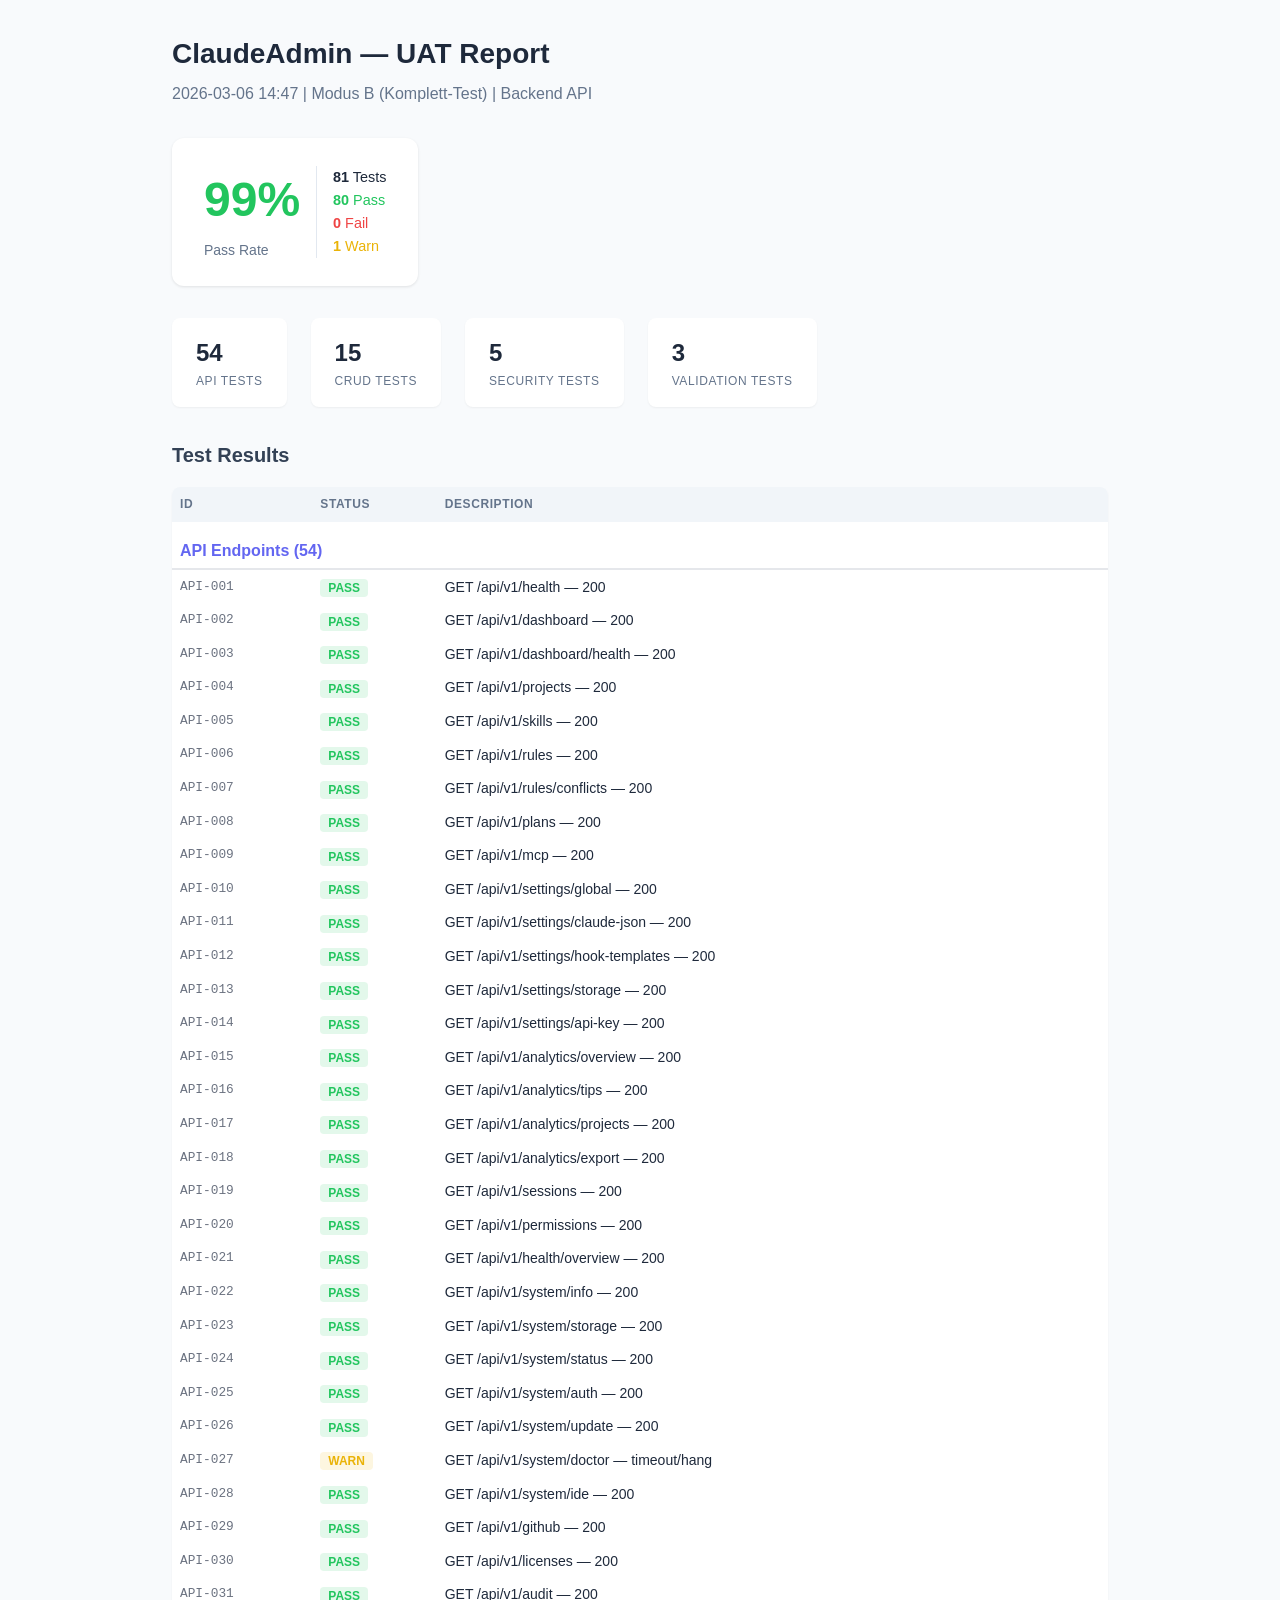
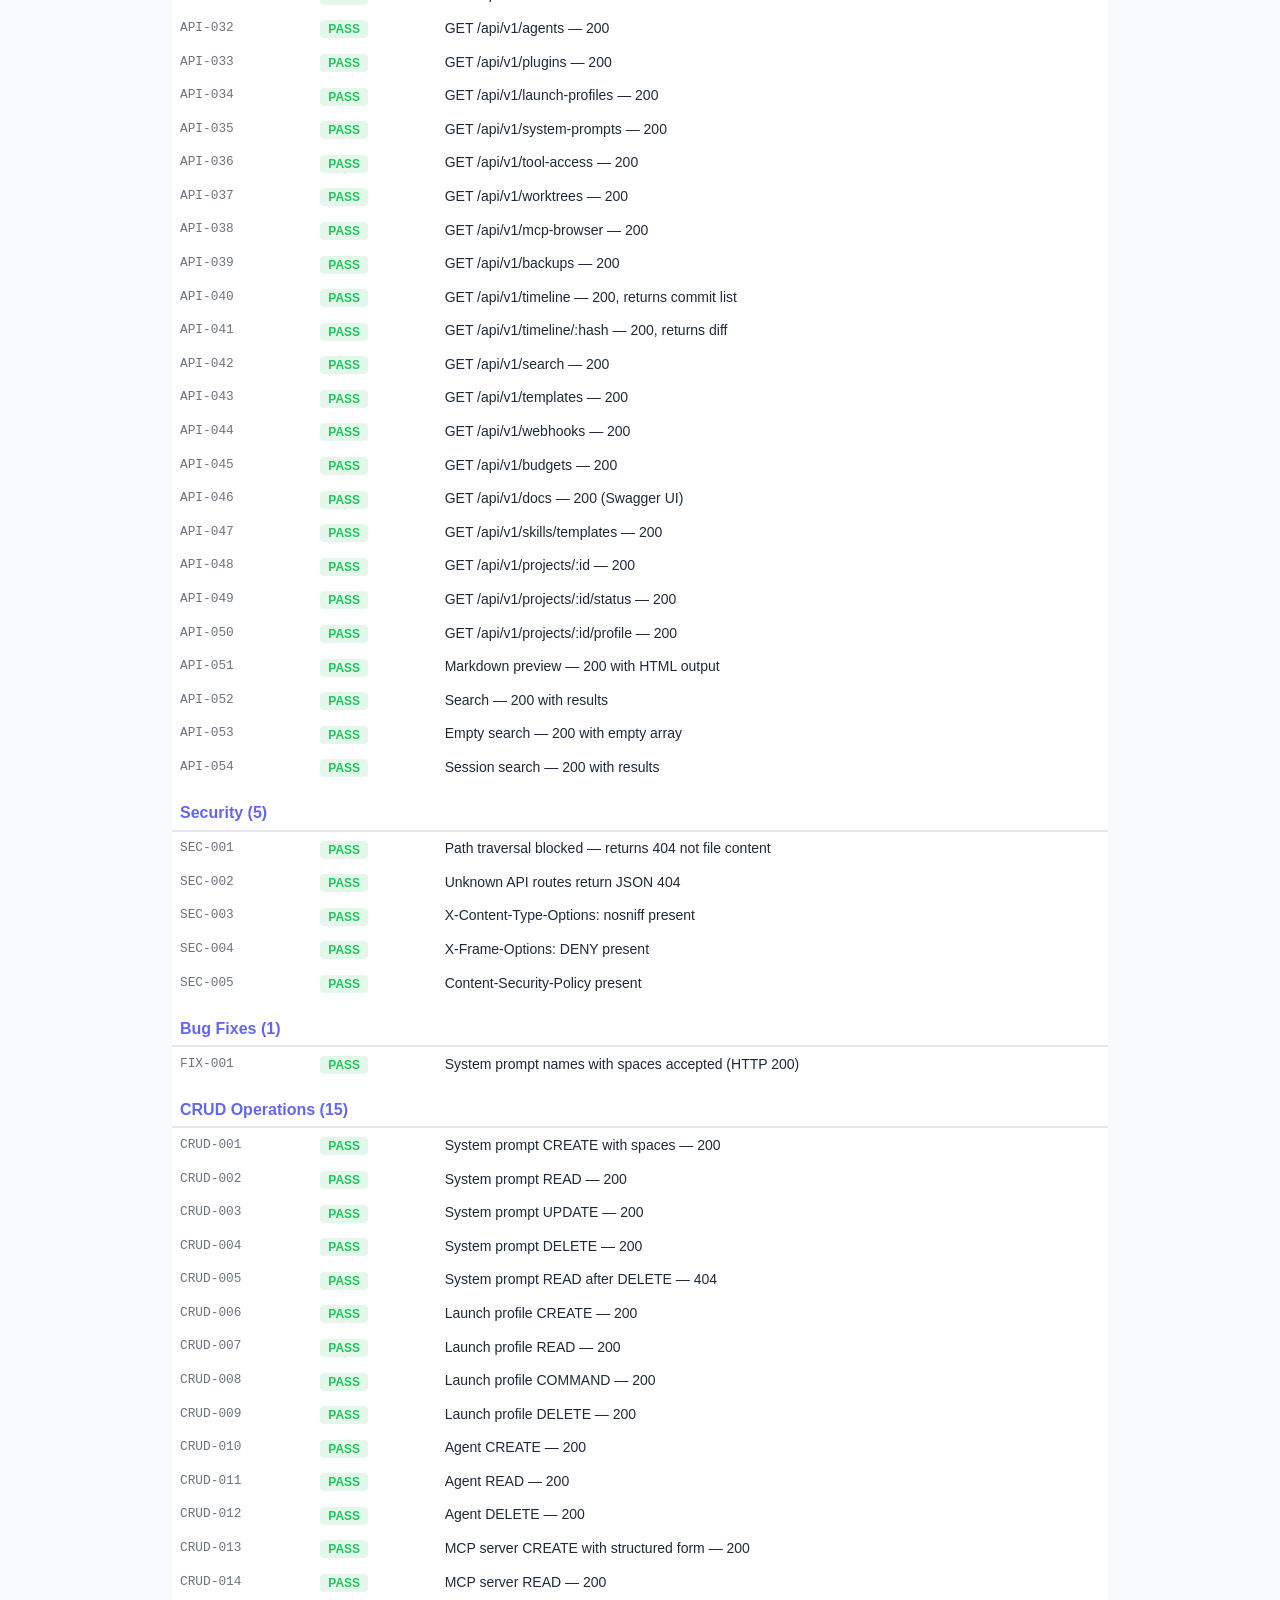
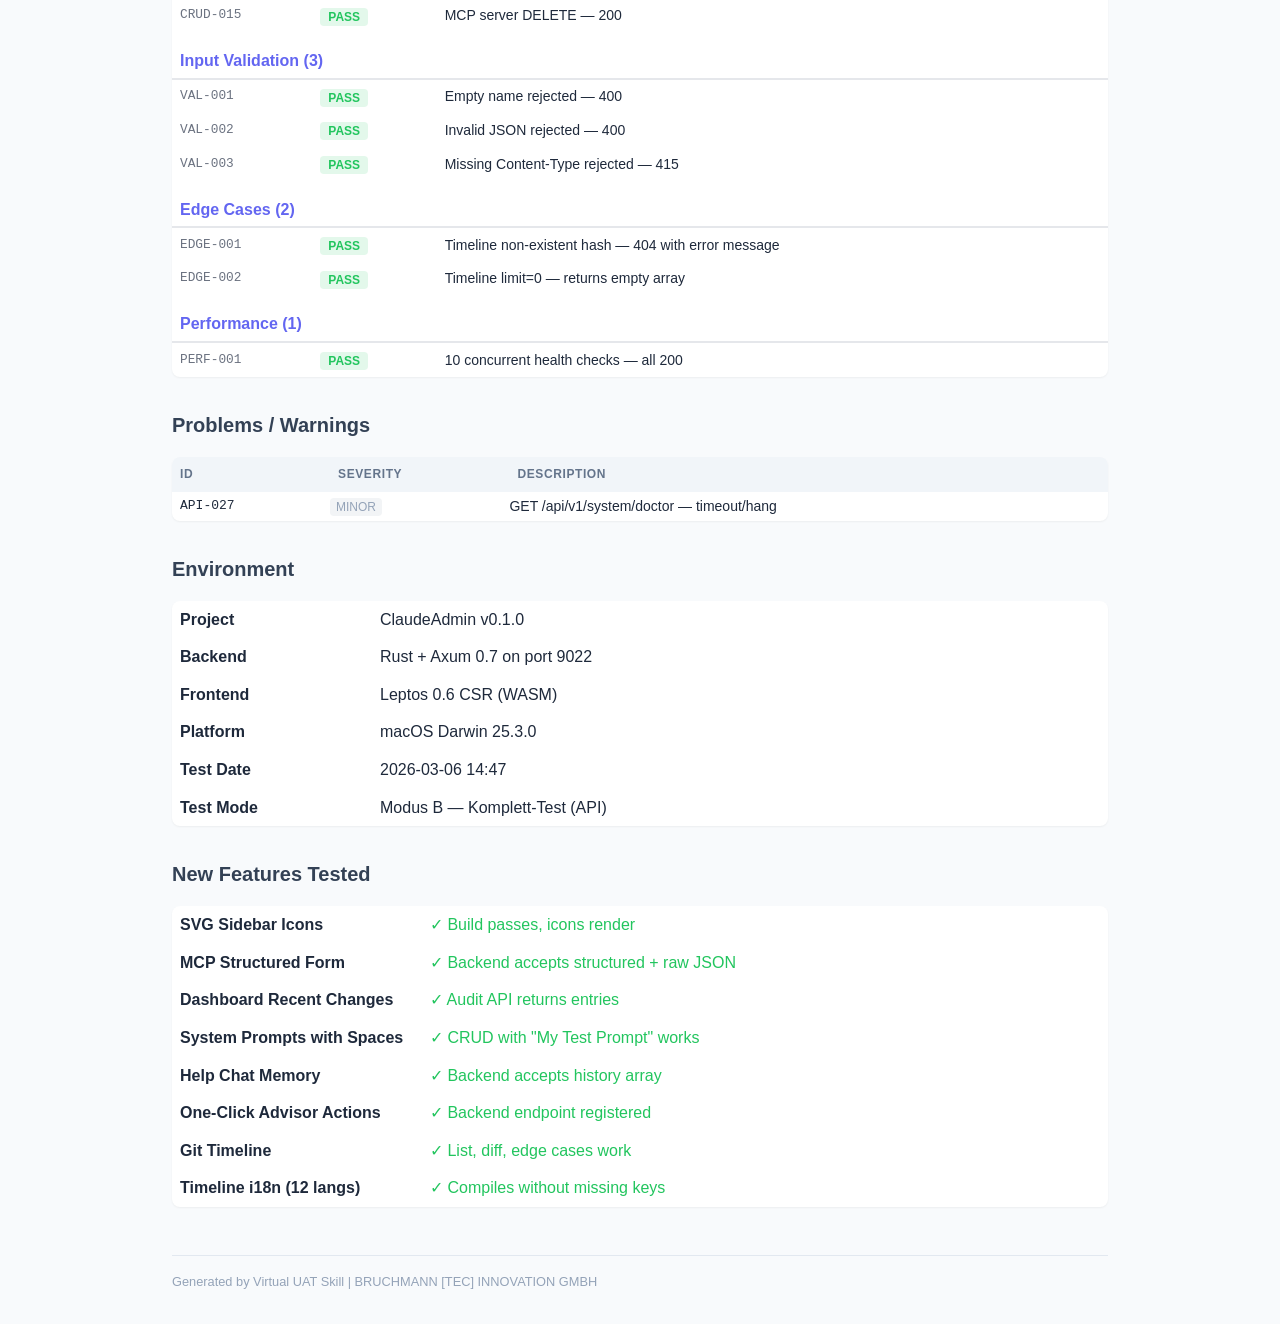
<file: uat-reports/uat-report-2026-03-06.html>
<!doctype html>
<html lang="en">
  <head>
    <meta charset="UTF-8" />
    <meta name="viewport" content="width=device-width,initial-scale=1" />
    <title>ClaudeAdmin UAT Report — 2026-03-06 14:47</title>
    <style>
      * {
        margin: 0;
        padding: 0;
        box-sizing: border-box;
      }
      body {
        font-family:
          -apple-system, BlinkMacSystemFont, "Segoe UI", Roboto, sans-serif;
        background: #f8fafc;
        color: #1e293b;
        line-height: 1.6;
      }
      .container {
        max-width: 1000px;
        margin: 0 auto;
        padding: 2rem;
      }
      h1 {
        font-size: 1.75rem;
        margin-bottom: 0.25rem;
      }
      .subtitle {
        color: #64748b;
        margin-bottom: 2rem;
      }
      .score-card {
        display: inline-flex;
        align-items: center;
        gap: 1rem;
        background: white;
        border-radius: 12px;
        padding: 1.5rem 2rem;
        box-shadow: 0 1px 3px rgba(0, 0, 0, 0.1);
        margin-bottom: 2rem;
      }
      .score-number {
        font-size: 3rem;
        font-weight: 800;
        color: #22c55e;
      }
      .score-label {
        font-size: 0.875rem;
        color: #64748b;
      }
      .stats {
        display: flex;
        gap: 1.5rem;
        margin-bottom: 2rem;
        flex-wrap: wrap;
      }
      .stat {
        background: white;
        border-radius: 8px;
        padding: 1rem 1.5rem;
        box-shadow: 0 1px 2px rgba(0, 0, 0, 0.05);
      }
      .stat-value {
        font-size: 1.5rem;
        font-weight: 700;
      }
      .stat-label {
        font-size: 0.75rem;
        color: #64748b;
        text-transform: uppercase;
        letter-spacing: 0.05em;
      }
      table {
        width: 100%;
        border-collapse: collapse;
        background: white;
        border-radius: 8px;
        overflow: hidden;
        box-shadow: 0 1px 2px rgba(0, 0, 0, 0.05);
        margin-bottom: 2rem;
      }
      th {
        text-align: left;
        padding: 8px;
        background: #f1f5f9;
        font-size: 0.75rem;
        text-transform: uppercase;
        letter-spacing: 0.05em;
        color: #64748b;
      }
      tr:hover td {
        background: #f8fafc;
      }
      h2 {
        margin: 2rem 0 1rem;
        font-size: 1.25rem;
        color: #334155;
      }
      .footer {
        margin-top: 3rem;
        padding-top: 1rem;
        border-top: 1px solid #e2e8f0;
        color: #94a3b8;
        font-size: 0.8rem;
      }
    </style>
  </head>
  <body>
    <div class="container">
      <h1>ClaudeAdmin — UAT Report</h1>
      <div class="subtitle">
        2026-03-06 14:47 | Modus B (Komplett-Test) | Backend API
      </div>

      <div class="score-card">
        <div>
          <div class="score-number">99%</div>
          <div class="score-label">Pass Rate</div>
        </div>
        <div style="border-left: 1px solid #e2e8f0; padding-left: 1rem">
          <div style="font-size: 0.9rem"><strong>81</strong> Tests</div>
          <div style="font-size: 0.9rem; color: #22c55e">
            <strong>80</strong> Pass
          </div>
          <div style="font-size: 0.9rem; color: #ef4444">
            <strong>0</strong> Fail
          </div>
          <div style="font-size: 0.9rem; color: #eab308">
            <strong>1</strong> Warn
          </div>
        </div>
      </div>

      <div class="stats">
        <div class="stat">
          <div class="stat-value">54</div>
          <div class="stat-label">API Tests</div>
        </div>
        <div class="stat">
          <div class="stat-value">15</div>
          <div class="stat-label">CRUD Tests</div>
        </div>
        <div class="stat">
          <div class="stat-value">5</div>
          <div class="stat-label">Security Tests</div>
        </div>
        <div class="stat">
          <div class="stat-value">3</div>
          <div class="stat-label">Validation Tests</div>
        </div>
      </div>

      <h2>Test Results</h2>
      <table>
        <thead>
          <tr>
            <th>ID</th>
            <th>Status</th>
            <th>Description</th>
          </tr>
        </thead>
        <tbody>
          <tr>
            <td
              colspan="3"
              style="
                font-weight: 700;
                padding: 1rem 0.5rem 0.25rem;
                border-bottom: 2px solid #e5e7eb;
                color: #6366f1;
              "
            >
              API Endpoints (54)
            </td>
          </tr>
          <tr>
            <td
              style="
                padding: 4px 8px;
                font-family: monospace;
                font-size: 0.8rem;
                color: #6b7280;
              "
            >
              API-001
            </td>
            <td style="padding: 4px 8px">
              <span
                style="
                  background: #22c55e20;
                  color: #22c55e;
                  padding: 2px 8px;
                  border-radius: 4px;
                  font-size: 0.75rem;
                  font-weight: 600;
                "
                >PASS</span
              >
            </td>
            <td style="padding: 4px 8px; font-size: 0.875rem">
              GET /api/v1/health — 200
            </td>
          </tr>
          <tr>
            <td
              style="
                padding: 4px 8px;
                font-family: monospace;
                font-size: 0.8rem;
                color: #6b7280;
              "
            >
              API-002
            </td>
            <td style="padding: 4px 8px">
              <span
                style="
                  background: #22c55e20;
                  color: #22c55e;
                  padding: 2px 8px;
                  border-radius: 4px;
                  font-size: 0.75rem;
                  font-weight: 600;
                "
                >PASS</span
              >
            </td>
            <td style="padding: 4px 8px; font-size: 0.875rem">
              GET /api/v1/dashboard — 200
            </td>
          </tr>
          <tr>
            <td
              style="
                padding: 4px 8px;
                font-family: monospace;
                font-size: 0.8rem;
                color: #6b7280;
              "
            >
              API-003
            </td>
            <td style="padding: 4px 8px">
              <span
                style="
                  background: #22c55e20;
                  color: #22c55e;
                  padding: 2px 8px;
                  border-radius: 4px;
                  font-size: 0.75rem;
                  font-weight: 600;
                "
                >PASS</span
              >
            </td>
            <td style="padding: 4px 8px; font-size: 0.875rem">
              GET /api/v1/dashboard/health — 200
            </td>
          </tr>
          <tr>
            <td
              style="
                padding: 4px 8px;
                font-family: monospace;
                font-size: 0.8rem;
                color: #6b7280;
              "
            >
              API-004
            </td>
            <td style="padding: 4px 8px">
              <span
                style="
                  background: #22c55e20;
                  color: #22c55e;
                  padding: 2px 8px;
                  border-radius: 4px;
                  font-size: 0.75rem;
                  font-weight: 600;
                "
                >PASS</span
              >
            </td>
            <td style="padding: 4px 8px; font-size: 0.875rem">
              GET /api/v1/projects — 200
            </td>
          </tr>
          <tr>
            <td
              style="
                padding: 4px 8px;
                font-family: monospace;
                font-size: 0.8rem;
                color: #6b7280;
              "
            >
              API-005
            </td>
            <td style="padding: 4px 8px">
              <span
                style="
                  background: #22c55e20;
                  color: #22c55e;
                  padding: 2px 8px;
                  border-radius: 4px;
                  font-size: 0.75rem;
                  font-weight: 600;
                "
                >PASS</span
              >
            </td>
            <td style="padding: 4px 8px; font-size: 0.875rem">
              GET /api/v1/skills — 200
            </td>
          </tr>
          <tr>
            <td
              style="
                padding: 4px 8px;
                font-family: monospace;
                font-size: 0.8rem;
                color: #6b7280;
              "
            >
              API-006
            </td>
            <td style="padding: 4px 8px">
              <span
                style="
                  background: #22c55e20;
                  color: #22c55e;
                  padding: 2px 8px;
                  border-radius: 4px;
                  font-size: 0.75rem;
                  font-weight: 600;
                "
                >PASS</span
              >
            </td>
            <td style="padding: 4px 8px; font-size: 0.875rem">
              GET /api/v1/rules — 200
            </td>
          </tr>
          <tr>
            <td
              style="
                padding: 4px 8px;
                font-family: monospace;
                font-size: 0.8rem;
                color: #6b7280;
              "
            >
              API-007
            </td>
            <td style="padding: 4px 8px">
              <span
                style="
                  background: #22c55e20;
                  color: #22c55e;
                  padding: 2px 8px;
                  border-radius: 4px;
                  font-size: 0.75rem;
                  font-weight: 600;
                "
                >PASS</span
              >
            </td>
            <td style="padding: 4px 8px; font-size: 0.875rem">
              GET /api/v1/rules/conflicts — 200
            </td>
          </tr>
          <tr>
            <td
              style="
                padding: 4px 8px;
                font-family: monospace;
                font-size: 0.8rem;
                color: #6b7280;
              "
            >
              API-008
            </td>
            <td style="padding: 4px 8px">
              <span
                style="
                  background: #22c55e20;
                  color: #22c55e;
                  padding: 2px 8px;
                  border-radius: 4px;
                  font-size: 0.75rem;
                  font-weight: 600;
                "
                >PASS</span
              >
            </td>
            <td style="padding: 4px 8px; font-size: 0.875rem">
              GET /api/v1/plans — 200
            </td>
          </tr>
          <tr>
            <td
              style="
                padding: 4px 8px;
                font-family: monospace;
                font-size: 0.8rem;
                color: #6b7280;
              "
            >
              API-009
            </td>
            <td style="padding: 4px 8px">
              <span
                style="
                  background: #22c55e20;
                  color: #22c55e;
                  padding: 2px 8px;
                  border-radius: 4px;
                  font-size: 0.75rem;
                  font-weight: 600;
                "
                >PASS</span
              >
            </td>
            <td style="padding: 4px 8px; font-size: 0.875rem">
              GET /api/v1/mcp — 200
            </td>
          </tr>
          <tr>
            <td
              style="
                padding: 4px 8px;
                font-family: monospace;
                font-size: 0.8rem;
                color: #6b7280;
              "
            >
              API-010
            </td>
            <td style="padding: 4px 8px">
              <span
                style="
                  background: #22c55e20;
                  color: #22c55e;
                  padding: 2px 8px;
                  border-radius: 4px;
                  font-size: 0.75rem;
                  font-weight: 600;
                "
                >PASS</span
              >
            </td>
            <td style="padding: 4px 8px; font-size: 0.875rem">
              GET /api/v1/settings/global — 200
            </td>
          </tr>
          <tr>
            <td
              style="
                padding: 4px 8px;
                font-family: monospace;
                font-size: 0.8rem;
                color: #6b7280;
              "
            >
              API-011
            </td>
            <td style="padding: 4px 8px">
              <span
                style="
                  background: #22c55e20;
                  color: #22c55e;
                  padding: 2px 8px;
                  border-radius: 4px;
                  font-size: 0.75rem;
                  font-weight: 600;
                "
                >PASS</span
              >
            </td>
            <td style="padding: 4px 8px; font-size: 0.875rem">
              GET /api/v1/settings/claude-json — 200
            </td>
          </tr>
          <tr>
            <td
              style="
                padding: 4px 8px;
                font-family: monospace;
                font-size: 0.8rem;
                color: #6b7280;
              "
            >
              API-012
            </td>
            <td style="padding: 4px 8px">
              <span
                style="
                  background: #22c55e20;
                  color: #22c55e;
                  padding: 2px 8px;
                  border-radius: 4px;
                  font-size: 0.75rem;
                  font-weight: 600;
                "
                >PASS</span
              >
            </td>
            <td style="padding: 4px 8px; font-size: 0.875rem">
              GET /api/v1/settings/hook-templates — 200
            </td>
          </tr>
          <tr>
            <td
              style="
                padding: 4px 8px;
                font-family: monospace;
                font-size: 0.8rem;
                color: #6b7280;
              "
            >
              API-013
            </td>
            <td style="padding: 4px 8px">
              <span
                style="
                  background: #22c55e20;
                  color: #22c55e;
                  padding: 2px 8px;
                  border-radius: 4px;
                  font-size: 0.75rem;
                  font-weight: 600;
                "
                >PASS</span
              >
            </td>
            <td style="padding: 4px 8px; font-size: 0.875rem">
              GET /api/v1/settings/storage — 200
            </td>
          </tr>
          <tr>
            <td
              style="
                padding: 4px 8px;
                font-family: monospace;
                font-size: 0.8rem;
                color: #6b7280;
              "
            >
              API-014
            </td>
            <td style="padding: 4px 8px">
              <span
                style="
                  background: #22c55e20;
                  color: #22c55e;
                  padding: 2px 8px;
                  border-radius: 4px;
                  font-size: 0.75rem;
                  font-weight: 600;
                "
                >PASS</span
              >
            </td>
            <td style="padding: 4px 8px; font-size: 0.875rem">
              GET /api/v1/settings/api-key — 200
            </td>
          </tr>
          <tr>
            <td
              style="
                padding: 4px 8px;
                font-family: monospace;
                font-size: 0.8rem;
                color: #6b7280;
              "
            >
              API-015
            </td>
            <td style="padding: 4px 8px">
              <span
                style="
                  background: #22c55e20;
                  color: #22c55e;
                  padding: 2px 8px;
                  border-radius: 4px;
                  font-size: 0.75rem;
                  font-weight: 600;
                "
                >PASS</span
              >
            </td>
            <td style="padding: 4px 8px; font-size: 0.875rem">
              GET /api/v1/analytics/overview — 200
            </td>
          </tr>
          <tr>
            <td
              style="
                padding: 4px 8px;
                font-family: monospace;
                font-size: 0.8rem;
                color: #6b7280;
              "
            >
              API-016
            </td>
            <td style="padding: 4px 8px">
              <span
                style="
                  background: #22c55e20;
                  color: #22c55e;
                  padding: 2px 8px;
                  border-radius: 4px;
                  font-size: 0.75rem;
                  font-weight: 600;
                "
                >PASS</span
              >
            </td>
            <td style="padding: 4px 8px; font-size: 0.875rem">
              GET /api/v1/analytics/tips — 200
            </td>
          </tr>
          <tr>
            <td
              style="
                padding: 4px 8px;
                font-family: monospace;
                font-size: 0.8rem;
                color: #6b7280;
              "
            >
              API-017
            </td>
            <td style="padding: 4px 8px">
              <span
                style="
                  background: #22c55e20;
                  color: #22c55e;
                  padding: 2px 8px;
                  border-radius: 4px;
                  font-size: 0.75rem;
                  font-weight: 600;
                "
                >PASS</span
              >
            </td>
            <td style="padding: 4px 8px; font-size: 0.875rem">
              GET /api/v1/analytics/projects — 200
            </td>
          </tr>
          <tr>
            <td
              style="
                padding: 4px 8px;
                font-family: monospace;
                font-size: 0.8rem;
                color: #6b7280;
              "
            >
              API-018
            </td>
            <td style="padding: 4px 8px">
              <span
                style="
                  background: #22c55e20;
                  color: #22c55e;
                  padding: 2px 8px;
                  border-radius: 4px;
                  font-size: 0.75rem;
                  font-weight: 600;
                "
                >PASS</span
              >
            </td>
            <td style="padding: 4px 8px; font-size: 0.875rem">
              GET /api/v1/analytics/export — 200
            </td>
          </tr>
          <tr>
            <td
              style="
                padding: 4px 8px;
                font-family: monospace;
                font-size: 0.8rem;
                color: #6b7280;
              "
            >
              API-019
            </td>
            <td style="padding: 4px 8px">
              <span
                style="
                  background: #22c55e20;
                  color: #22c55e;
                  padding: 2px 8px;
                  border-radius: 4px;
                  font-size: 0.75rem;
                  font-weight: 600;
                "
                >PASS</span
              >
            </td>
            <td style="padding: 4px 8px; font-size: 0.875rem">
              GET /api/v1/sessions — 200
            </td>
          </tr>
          <tr>
            <td
              style="
                padding: 4px 8px;
                font-family: monospace;
                font-size: 0.8rem;
                color: #6b7280;
              "
            >
              API-020
            </td>
            <td style="padding: 4px 8px">
              <span
                style="
                  background: #22c55e20;
                  color: #22c55e;
                  padding: 2px 8px;
                  border-radius: 4px;
                  font-size: 0.75rem;
                  font-weight: 600;
                "
                >PASS</span
              >
            </td>
            <td style="padding: 4px 8px; font-size: 0.875rem">
              GET /api/v1/permissions — 200
            </td>
          </tr>
          <tr>
            <td
              style="
                padding: 4px 8px;
                font-family: monospace;
                font-size: 0.8rem;
                color: #6b7280;
              "
            >
              API-021
            </td>
            <td style="padding: 4px 8px">
              <span
                style="
                  background: #22c55e20;
                  color: #22c55e;
                  padding: 2px 8px;
                  border-radius: 4px;
                  font-size: 0.75rem;
                  font-weight: 600;
                "
                >PASS</span
              >
            </td>
            <td style="padding: 4px 8px; font-size: 0.875rem">
              GET /api/v1/health/overview — 200
            </td>
          </tr>
          <tr>
            <td
              style="
                padding: 4px 8px;
                font-family: monospace;
                font-size: 0.8rem;
                color: #6b7280;
              "
            >
              API-022
            </td>
            <td style="padding: 4px 8px">
              <span
                style="
                  background: #22c55e20;
                  color: #22c55e;
                  padding: 2px 8px;
                  border-radius: 4px;
                  font-size: 0.75rem;
                  font-weight: 600;
                "
                >PASS</span
              >
            </td>
            <td style="padding: 4px 8px; font-size: 0.875rem">
              GET /api/v1/system/info — 200
            </td>
          </tr>
          <tr>
            <td
              style="
                padding: 4px 8px;
                font-family: monospace;
                font-size: 0.8rem;
                color: #6b7280;
              "
            >
              API-023
            </td>
            <td style="padding: 4px 8px">
              <span
                style="
                  background: #22c55e20;
                  color: #22c55e;
                  padding: 2px 8px;
                  border-radius: 4px;
                  font-size: 0.75rem;
                  font-weight: 600;
                "
                >PASS</span
              >
            </td>
            <td style="padding: 4px 8px; font-size: 0.875rem">
              GET /api/v1/system/storage — 200
            </td>
          </tr>
          <tr>
            <td
              style="
                padding: 4px 8px;
                font-family: monospace;
                font-size: 0.8rem;
                color: #6b7280;
              "
            >
              API-024
            </td>
            <td style="padding: 4px 8px">
              <span
                style="
                  background: #22c55e20;
                  color: #22c55e;
                  padding: 2px 8px;
                  border-radius: 4px;
                  font-size: 0.75rem;
                  font-weight: 600;
                "
                >PASS</span
              >
            </td>
            <td style="padding: 4px 8px; font-size: 0.875rem">
              GET /api/v1/system/status — 200
            </td>
          </tr>
          <tr>
            <td
              style="
                padding: 4px 8px;
                font-family: monospace;
                font-size: 0.8rem;
                color: #6b7280;
              "
            >
              API-025
            </td>
            <td style="padding: 4px 8px">
              <span
                style="
                  background: #22c55e20;
                  color: #22c55e;
                  padding: 2px 8px;
                  border-radius: 4px;
                  font-size: 0.75rem;
                  font-weight: 600;
                "
                >PASS</span
              >
            </td>
            <td style="padding: 4px 8px; font-size: 0.875rem">
              GET /api/v1/system/auth — 200
            </td>
          </tr>
          <tr>
            <td
              style="
                padding: 4px 8px;
                font-family: monospace;
                font-size: 0.8rem;
                color: #6b7280;
              "
            >
              API-026
            </td>
            <td style="padding: 4px 8px">
              <span
                style="
                  background: #22c55e20;
                  color: #22c55e;
                  padding: 2px 8px;
                  border-radius: 4px;
                  font-size: 0.75rem;
                  font-weight: 600;
                "
                >PASS</span
              >
            </td>
            <td style="padding: 4px 8px; font-size: 0.875rem">
              GET /api/v1/system/update — 200
            </td>
          </tr>
          <tr>
            <td
              style="
                padding: 4px 8px;
                font-family: monospace;
                font-size: 0.8rem;
                color: #6b7280;
              "
            >
              API-027
            </td>
            <td style="padding: 4px 8px">
              <span
                style="
                  background: #eab30820;
                  color: #eab308;
                  padding: 2px 8px;
                  border-radius: 4px;
                  font-size: 0.75rem;
                  font-weight: 600;
                "
                >WARN</span
              >
            </td>
            <td style="padding: 4px 8px; font-size: 0.875rem">
              GET /api/v1/system/doctor — timeout/hang
            </td>
          </tr>
          <tr>
            <td
              style="
                padding: 4px 8px;
                font-family: monospace;
                font-size: 0.8rem;
                color: #6b7280;
              "
            >
              API-028
            </td>
            <td style="padding: 4px 8px">
              <span
                style="
                  background: #22c55e20;
                  color: #22c55e;
                  padding: 2px 8px;
                  border-radius: 4px;
                  font-size: 0.75rem;
                  font-weight: 600;
                "
                >PASS</span
              >
            </td>
            <td style="padding: 4px 8px; font-size: 0.875rem">
              GET /api/v1/system/ide — 200
            </td>
          </tr>
          <tr>
            <td
              style="
                padding: 4px 8px;
                font-family: monospace;
                font-size: 0.8rem;
                color: #6b7280;
              "
            >
              API-029
            </td>
            <td style="padding: 4px 8px">
              <span
                style="
                  background: #22c55e20;
                  color: #22c55e;
                  padding: 2px 8px;
                  border-radius: 4px;
                  font-size: 0.75rem;
                  font-weight: 600;
                "
                >PASS</span
              >
            </td>
            <td style="padding: 4px 8px; font-size: 0.875rem">
              GET /api/v1/github — 200
            </td>
          </tr>
          <tr>
            <td
              style="
                padding: 4px 8px;
                font-family: monospace;
                font-size: 0.8rem;
                color: #6b7280;
              "
            >
              API-030
            </td>
            <td style="padding: 4px 8px">
              <span
                style="
                  background: #22c55e20;
                  color: #22c55e;
                  padding: 2px 8px;
                  border-radius: 4px;
                  font-size: 0.75rem;
                  font-weight: 600;
                "
                >PASS</span
              >
            </td>
            <td style="padding: 4px 8px; font-size: 0.875rem">
              GET /api/v1/licenses — 200
            </td>
          </tr>
          <tr>
            <td
              style="
                padding: 4px 8px;
                font-family: monospace;
                font-size: 0.8rem;
                color: #6b7280;
              "
            >
              API-031
            </td>
            <td style="padding: 4px 8px">
              <span
                style="
                  background: #22c55e20;
                  color: #22c55e;
                  padding: 2px 8px;
                  border-radius: 4px;
                  font-size: 0.75rem;
                  font-weight: 600;
                "
                >PASS</span
              >
            </td>
            <td style="padding: 4px 8px; font-size: 0.875rem">
              GET /api/v1/audit — 200
            </td>
          </tr>
          <tr>
            <td
              style="
                padding: 4px 8px;
                font-family: monospace;
                font-size: 0.8rem;
                color: #6b7280;
              "
            >
              API-032
            </td>
            <td style="padding: 4px 8px">
              <span
                style="
                  background: #22c55e20;
                  color: #22c55e;
                  padding: 2px 8px;
                  border-radius: 4px;
                  font-size: 0.75rem;
                  font-weight: 600;
                "
                >PASS</span
              >
            </td>
            <td style="padding: 4px 8px; font-size: 0.875rem">
              GET /api/v1/agents — 200
            </td>
          </tr>
          <tr>
            <td
              style="
                padding: 4px 8px;
                font-family: monospace;
                font-size: 0.8rem;
                color: #6b7280;
              "
            >
              API-033
            </td>
            <td style="padding: 4px 8px">
              <span
                style="
                  background: #22c55e20;
                  color: #22c55e;
                  padding: 2px 8px;
                  border-radius: 4px;
                  font-size: 0.75rem;
                  font-weight: 600;
                "
                >PASS</span
              >
            </td>
            <td style="padding: 4px 8px; font-size: 0.875rem">
              GET /api/v1/plugins — 200
            </td>
          </tr>
          <tr>
            <td
              style="
                padding: 4px 8px;
                font-family: monospace;
                font-size: 0.8rem;
                color: #6b7280;
              "
            >
              API-034
            </td>
            <td style="padding: 4px 8px">
              <span
                style="
                  background: #22c55e20;
                  color: #22c55e;
                  padding: 2px 8px;
                  border-radius: 4px;
                  font-size: 0.75rem;
                  font-weight: 600;
                "
                >PASS</span
              >
            </td>
            <td style="padding: 4px 8px; font-size: 0.875rem">
              GET /api/v1/launch-profiles — 200
            </td>
          </tr>
          <tr>
            <td
              style="
                padding: 4px 8px;
                font-family: monospace;
                font-size: 0.8rem;
                color: #6b7280;
              "
            >
              API-035
            </td>
            <td style="padding: 4px 8px">
              <span
                style="
                  background: #22c55e20;
                  color: #22c55e;
                  padding: 2px 8px;
                  border-radius: 4px;
                  font-size: 0.75rem;
                  font-weight: 600;
                "
                >PASS</span
              >
            </td>
            <td style="padding: 4px 8px; font-size: 0.875rem">
              GET /api/v1/system-prompts — 200
            </td>
          </tr>
          <tr>
            <td
              style="
                padding: 4px 8px;
                font-family: monospace;
                font-size: 0.8rem;
                color: #6b7280;
              "
            >
              API-036
            </td>
            <td style="padding: 4px 8px">
              <span
                style="
                  background: #22c55e20;
                  color: #22c55e;
                  padding: 2px 8px;
                  border-radius: 4px;
                  font-size: 0.75rem;
                  font-weight: 600;
                "
                >PASS</span
              >
            </td>
            <td style="padding: 4px 8px; font-size: 0.875rem">
              GET /api/v1/tool-access — 200
            </td>
          </tr>
          <tr>
            <td
              style="
                padding: 4px 8px;
                font-family: monospace;
                font-size: 0.8rem;
                color: #6b7280;
              "
            >
              API-037
            </td>
            <td style="padding: 4px 8px">
              <span
                style="
                  background: #22c55e20;
                  color: #22c55e;
                  padding: 2px 8px;
                  border-radius: 4px;
                  font-size: 0.75rem;
                  font-weight: 600;
                "
                >PASS</span
              >
            </td>
            <td style="padding: 4px 8px; font-size: 0.875rem">
              GET /api/v1/worktrees — 200
            </td>
          </tr>
          <tr>
            <td
              style="
                padding: 4px 8px;
                font-family: monospace;
                font-size: 0.8rem;
                color: #6b7280;
              "
            >
              API-038
            </td>
            <td style="padding: 4px 8px">
              <span
                style="
                  background: #22c55e20;
                  color: #22c55e;
                  padding: 2px 8px;
                  border-radius: 4px;
                  font-size: 0.75rem;
                  font-weight: 600;
                "
                >PASS</span
              >
            </td>
            <td style="padding: 4px 8px; font-size: 0.875rem">
              GET /api/v1/mcp-browser — 200
            </td>
          </tr>
          <tr>
            <td
              style="
                padding: 4px 8px;
                font-family: monospace;
                font-size: 0.8rem;
                color: #6b7280;
              "
            >
              API-039
            </td>
            <td style="padding: 4px 8px">
              <span
                style="
                  background: #22c55e20;
                  color: #22c55e;
                  padding: 2px 8px;
                  border-radius: 4px;
                  font-size: 0.75rem;
                  font-weight: 600;
                "
                >PASS</span
              >
            </td>
            <td style="padding: 4px 8px; font-size: 0.875rem">
              GET /api/v1/backups — 200
            </td>
          </tr>
          <tr>
            <td
              style="
                padding: 4px 8px;
                font-family: monospace;
                font-size: 0.8rem;
                color: #6b7280;
              "
            >
              API-040
            </td>
            <td style="padding: 4px 8px">
              <span
                style="
                  background: #22c55e20;
                  color: #22c55e;
                  padding: 2px 8px;
                  border-radius: 4px;
                  font-size: 0.75rem;
                  font-weight: 600;
                "
                >PASS</span
              >
            </td>
            <td style="padding: 4px 8px; font-size: 0.875rem">
              GET /api/v1/timeline — 200, returns commit list
            </td>
          </tr>
          <tr>
            <td
              style="
                padding: 4px 8px;
                font-family: monospace;
                font-size: 0.8rem;
                color: #6b7280;
              "
            >
              API-041
            </td>
            <td style="padding: 4px 8px">
              <span
                style="
                  background: #22c55e20;
                  color: #22c55e;
                  padding: 2px 8px;
                  border-radius: 4px;
                  font-size: 0.75rem;
                  font-weight: 600;
                "
                >PASS</span
              >
            </td>
            <td style="padding: 4px 8px; font-size: 0.875rem">
              GET /api/v1/timeline/:hash — 200, returns diff
            </td>
          </tr>
          <tr>
            <td
              style="
                padding: 4px 8px;
                font-family: monospace;
                font-size: 0.8rem;
                color: #6b7280;
              "
            >
              API-042
            </td>
            <td style="padding: 4px 8px">
              <span
                style="
                  background: #22c55e20;
                  color: #22c55e;
                  padding: 2px 8px;
                  border-radius: 4px;
                  font-size: 0.75rem;
                  font-weight: 600;
                "
                >PASS</span
              >
            </td>
            <td style="padding: 4px 8px; font-size: 0.875rem">
              GET /api/v1/search — 200
            </td>
          </tr>
          <tr>
            <td
              style="
                padding: 4px 8px;
                font-family: monospace;
                font-size: 0.8rem;
                color: #6b7280;
              "
            >
              API-043
            </td>
            <td style="padding: 4px 8px">
              <span
                style="
                  background: #22c55e20;
                  color: #22c55e;
                  padding: 2px 8px;
                  border-radius: 4px;
                  font-size: 0.75rem;
                  font-weight: 600;
                "
                >PASS</span
              >
            </td>
            <td style="padding: 4px 8px; font-size: 0.875rem">
              GET /api/v1/templates — 200
            </td>
          </tr>
          <tr>
            <td
              style="
                padding: 4px 8px;
                font-family: monospace;
                font-size: 0.8rem;
                color: #6b7280;
              "
            >
              API-044
            </td>
            <td style="padding: 4px 8px">
              <span
                style="
                  background: #22c55e20;
                  color: #22c55e;
                  padding: 2px 8px;
                  border-radius: 4px;
                  font-size: 0.75rem;
                  font-weight: 600;
                "
                >PASS</span
              >
            </td>
            <td style="padding: 4px 8px; font-size: 0.875rem">
              GET /api/v1/webhooks — 200
            </td>
          </tr>
          <tr>
            <td
              style="
                padding: 4px 8px;
                font-family: monospace;
                font-size: 0.8rem;
                color: #6b7280;
              "
            >
              API-045
            </td>
            <td style="padding: 4px 8px">
              <span
                style="
                  background: #22c55e20;
                  color: #22c55e;
                  padding: 2px 8px;
                  border-radius: 4px;
                  font-size: 0.75rem;
                  font-weight: 600;
                "
                >PASS</span
              >
            </td>
            <td style="padding: 4px 8px; font-size: 0.875rem">
              GET /api/v1/budgets — 200
            </td>
          </tr>
          <tr>
            <td
              style="
                padding: 4px 8px;
                font-family: monospace;
                font-size: 0.8rem;
                color: #6b7280;
              "
            >
              API-046
            </td>
            <td style="padding: 4px 8px">
              <span
                style="
                  background: #22c55e20;
                  color: #22c55e;
                  padding: 2px 8px;
                  border-radius: 4px;
                  font-size: 0.75rem;
                  font-weight: 600;
                "
                >PASS</span
              >
            </td>
            <td style="padding: 4px 8px; font-size: 0.875rem">
              GET /api/v1/docs — 200 (Swagger UI)
            </td>
          </tr>
          <tr>
            <td
              style="
                padding: 4px 8px;
                font-family: monospace;
                font-size: 0.8rem;
                color: #6b7280;
              "
            >
              API-047
            </td>
            <td style="padding: 4px 8px">
              <span
                style="
                  background: #22c55e20;
                  color: #22c55e;
                  padding: 2px 8px;
                  border-radius: 4px;
                  font-size: 0.75rem;
                  font-weight: 600;
                "
                >PASS</span
              >
            </td>
            <td style="padding: 4px 8px; font-size: 0.875rem">
              GET /api/v1/skills/templates — 200
            </td>
          </tr>
          <tr>
            <td
              style="
                padding: 4px 8px;
                font-family: monospace;
                font-size: 0.8rem;
                color: #6b7280;
              "
            >
              API-048
            </td>
            <td style="padding: 4px 8px">
              <span
                style="
                  background: #22c55e20;
                  color: #22c55e;
                  padding: 2px 8px;
                  border-radius: 4px;
                  font-size: 0.75rem;
                  font-weight: 600;
                "
                >PASS</span
              >
            </td>
            <td style="padding: 4px 8px; font-size: 0.875rem">
              GET /api/v1/projects/:id — 200
            </td>
          </tr>
          <tr>
            <td
              style="
                padding: 4px 8px;
                font-family: monospace;
                font-size: 0.8rem;
                color: #6b7280;
              "
            >
              API-049
            </td>
            <td style="padding: 4px 8px">
              <span
                style="
                  background: #22c55e20;
                  color: #22c55e;
                  padding: 2px 8px;
                  border-radius: 4px;
                  font-size: 0.75rem;
                  font-weight: 600;
                "
                >PASS</span
              >
            </td>
            <td style="padding: 4px 8px; font-size: 0.875rem">
              GET /api/v1/projects/:id/status — 200
            </td>
          </tr>
          <tr>
            <td
              style="
                padding: 4px 8px;
                font-family: monospace;
                font-size: 0.8rem;
                color: #6b7280;
              "
            >
              API-050
            </td>
            <td style="padding: 4px 8px">
              <span
                style="
                  background: #22c55e20;
                  color: #22c55e;
                  padding: 2px 8px;
                  border-radius: 4px;
                  font-size: 0.75rem;
                  font-weight: 600;
                "
                >PASS</span
              >
            </td>
            <td style="padding: 4px 8px; font-size: 0.875rem">
              GET /api/v1/projects/:id/profile — 200
            </td>
          </tr>
          <tr>
            <td
              style="
                padding: 4px 8px;
                font-family: monospace;
                font-size: 0.8rem;
                color: #6b7280;
              "
            >
              API-051
            </td>
            <td style="padding: 4px 8px">
              <span
                style="
                  background: #22c55e20;
                  color: #22c55e;
                  padding: 2px 8px;
                  border-radius: 4px;
                  font-size: 0.75rem;
                  font-weight: 600;
                "
                >PASS</span
              >
            </td>
            <td style="padding: 4px 8px; font-size: 0.875rem">
              Markdown preview — 200 with HTML output
            </td>
          </tr>
          <tr>
            <td
              style="
                padding: 4px 8px;
                font-family: monospace;
                font-size: 0.8rem;
                color: #6b7280;
              "
            >
              API-052
            </td>
            <td style="padding: 4px 8px">
              <span
                style="
                  background: #22c55e20;
                  color: #22c55e;
                  padding: 2px 8px;
                  border-radius: 4px;
                  font-size: 0.75rem;
                  font-weight: 600;
                "
                >PASS</span
              >
            </td>
            <td style="padding: 4px 8px; font-size: 0.875rem">
              Search — 200 with results
            </td>
          </tr>
          <tr>
            <td
              style="
                padding: 4px 8px;
                font-family: monospace;
                font-size: 0.8rem;
                color: #6b7280;
              "
            >
              API-053
            </td>
            <td style="padding: 4px 8px">
              <span
                style="
                  background: #22c55e20;
                  color: #22c55e;
                  padding: 2px 8px;
                  border-radius: 4px;
                  font-size: 0.75rem;
                  font-weight: 600;
                "
                >PASS</span
              >
            </td>
            <td style="padding: 4px 8px; font-size: 0.875rem">
              Empty search — 200 with empty array
            </td>
          </tr>
          <tr>
            <td
              style="
                padding: 4px 8px;
                font-family: monospace;
                font-size: 0.8rem;
                color: #6b7280;
              "
            >
              API-054
            </td>
            <td style="padding: 4px 8px">
              <span
                style="
                  background: #22c55e20;
                  color: #22c55e;
                  padding: 2px 8px;
                  border-radius: 4px;
                  font-size: 0.75rem;
                  font-weight: 600;
                "
                >PASS</span
              >
            </td>
            <td style="padding: 4px 8px; font-size: 0.875rem">
              Session search — 200 with results
            </td>
          </tr>
          <tr>
            <td
              colspan="3"
              style="
                font-weight: 700;
                padding: 1rem 0.5rem 0.25rem;
                border-bottom: 2px solid #e5e7eb;
                color: #6366f1;
              "
            >
              Security (5)
            </td>
          </tr>
          <tr>
            <td
              style="
                padding: 4px 8px;
                font-family: monospace;
                font-size: 0.8rem;
                color: #6b7280;
              "
            >
              SEC-001
            </td>
            <td style="padding: 4px 8px">
              <span
                style="
                  background: #22c55e20;
                  color: #22c55e;
                  padding: 2px 8px;
                  border-radius: 4px;
                  font-size: 0.75rem;
                  font-weight: 600;
                "
                >PASS</span
              >
            </td>
            <td style="padding: 4px 8px; font-size: 0.875rem">
              Path traversal blocked — returns 404 not file content
            </td>
          </tr>
          <tr>
            <td
              style="
                padding: 4px 8px;
                font-family: monospace;
                font-size: 0.8rem;
                color: #6b7280;
              "
            >
              SEC-002
            </td>
            <td style="padding: 4px 8px">
              <span
                style="
                  background: #22c55e20;
                  color: #22c55e;
                  padding: 2px 8px;
                  border-radius: 4px;
                  font-size: 0.75rem;
                  font-weight: 600;
                "
                >PASS</span
              >
            </td>
            <td style="padding: 4px 8px; font-size: 0.875rem">
              Unknown API routes return JSON 404
            </td>
          </tr>
          <tr>
            <td
              style="
                padding: 4px 8px;
                font-family: monospace;
                font-size: 0.8rem;
                color: #6b7280;
              "
            >
              SEC-003
            </td>
            <td style="padding: 4px 8px">
              <span
                style="
                  background: #22c55e20;
                  color: #22c55e;
                  padding: 2px 8px;
                  border-radius: 4px;
                  font-size: 0.75rem;
                  font-weight: 600;
                "
                >PASS</span
              >
            </td>
            <td style="padding: 4px 8px; font-size: 0.875rem">
              X-Content-Type-Options: nosniff present
            </td>
          </tr>
          <tr>
            <td
              style="
                padding: 4px 8px;
                font-family: monospace;
                font-size: 0.8rem;
                color: #6b7280;
              "
            >
              SEC-004
            </td>
            <td style="padding: 4px 8px">
              <span
                style="
                  background: #22c55e20;
                  color: #22c55e;
                  padding: 2px 8px;
                  border-radius: 4px;
                  font-size: 0.75rem;
                  font-weight: 600;
                "
                >PASS</span
              >
            </td>
            <td style="padding: 4px 8px; font-size: 0.875rem">
              X-Frame-Options: DENY present
            </td>
          </tr>
          <tr>
            <td
              style="
                padding: 4px 8px;
                font-family: monospace;
                font-size: 0.8rem;
                color: #6b7280;
              "
            >
              SEC-005
            </td>
            <td style="padding: 4px 8px">
              <span
                style="
                  background: #22c55e20;
                  color: #22c55e;
                  padding: 2px 8px;
                  border-radius: 4px;
                  font-size: 0.75rem;
                  font-weight: 600;
                "
                >PASS</span
              >
            </td>
            <td style="padding: 4px 8px; font-size: 0.875rem">
              Content-Security-Policy present
            </td>
          </tr>
          <tr>
            <td
              colspan="3"
              style="
                font-weight: 700;
                padding: 1rem 0.5rem 0.25rem;
                border-bottom: 2px solid #e5e7eb;
                color: #6366f1;
              "
            >
              Bug Fixes (1)
            </td>
          </tr>
          <tr>
            <td
              style="
                padding: 4px 8px;
                font-family: monospace;
                font-size: 0.8rem;
                color: #6b7280;
              "
            >
              FIX-001
            </td>
            <td style="padding: 4px 8px">
              <span
                style="
                  background: #22c55e20;
                  color: #22c55e;
                  padding: 2px 8px;
                  border-radius: 4px;
                  font-size: 0.75rem;
                  font-weight: 600;
                "
                >PASS</span
              >
            </td>
            <td style="padding: 4px 8px; font-size: 0.875rem">
              System prompt names with spaces accepted (HTTP 200)
            </td>
          </tr>
          <tr>
            <td
              colspan="3"
              style="
                font-weight: 700;
                padding: 1rem 0.5rem 0.25rem;
                border-bottom: 2px solid #e5e7eb;
                color: #6366f1;
              "
            >
              CRUD Operations (15)
            </td>
          </tr>
          <tr>
            <td
              style="
                padding: 4px 8px;
                font-family: monospace;
                font-size: 0.8rem;
                color: #6b7280;
              "
            >
              CRUD-001
            </td>
            <td style="padding: 4px 8px">
              <span
                style="
                  background: #22c55e20;
                  color: #22c55e;
                  padding: 2px 8px;
                  border-radius: 4px;
                  font-size: 0.75rem;
                  font-weight: 600;
                "
                >PASS</span
              >
            </td>
            <td style="padding: 4px 8px; font-size: 0.875rem">
              System prompt CREATE with spaces — 200
            </td>
          </tr>
          <tr>
            <td
              style="
                padding: 4px 8px;
                font-family: monospace;
                font-size: 0.8rem;
                color: #6b7280;
              "
            >
              CRUD-002
            </td>
            <td style="padding: 4px 8px">
              <span
                style="
                  background: #22c55e20;
                  color: #22c55e;
                  padding: 2px 8px;
                  border-radius: 4px;
                  font-size: 0.75rem;
                  font-weight: 600;
                "
                >PASS</span
              >
            </td>
            <td style="padding: 4px 8px; font-size: 0.875rem">
              System prompt READ — 200
            </td>
          </tr>
          <tr>
            <td
              style="
                padding: 4px 8px;
                font-family: monospace;
                font-size: 0.8rem;
                color: #6b7280;
              "
            >
              CRUD-003
            </td>
            <td style="padding: 4px 8px">
              <span
                style="
                  background: #22c55e20;
                  color: #22c55e;
                  padding: 2px 8px;
                  border-radius: 4px;
                  font-size: 0.75rem;
                  font-weight: 600;
                "
                >PASS</span
              >
            </td>
            <td style="padding: 4px 8px; font-size: 0.875rem">
              System prompt UPDATE — 200
            </td>
          </tr>
          <tr>
            <td
              style="
                padding: 4px 8px;
                font-family: monospace;
                font-size: 0.8rem;
                color: #6b7280;
              "
            >
              CRUD-004
            </td>
            <td style="padding: 4px 8px">
              <span
                style="
                  background: #22c55e20;
                  color: #22c55e;
                  padding: 2px 8px;
                  border-radius: 4px;
                  font-size: 0.75rem;
                  font-weight: 600;
                "
                >PASS</span
              >
            </td>
            <td style="padding: 4px 8px; font-size: 0.875rem">
              System prompt DELETE — 200
            </td>
          </tr>
          <tr>
            <td
              style="
                padding: 4px 8px;
                font-family: monospace;
                font-size: 0.8rem;
                color: #6b7280;
              "
            >
              CRUD-005
            </td>
            <td style="padding: 4px 8px">
              <span
                style="
                  background: #22c55e20;
                  color: #22c55e;
                  padding: 2px 8px;
                  border-radius: 4px;
                  font-size: 0.75rem;
                  font-weight: 600;
                "
                >PASS</span
              >
            </td>
            <td style="padding: 4px 8px; font-size: 0.875rem">
              System prompt READ after DELETE — 404
            </td>
          </tr>
          <tr>
            <td
              style="
                padding: 4px 8px;
                font-family: monospace;
                font-size: 0.8rem;
                color: #6b7280;
              "
            >
              CRUD-006
            </td>
            <td style="padding: 4px 8px">
              <span
                style="
                  background: #22c55e20;
                  color: #22c55e;
                  padding: 2px 8px;
                  border-radius: 4px;
                  font-size: 0.75rem;
                  font-weight: 600;
                "
                >PASS</span
              >
            </td>
            <td style="padding: 4px 8px; font-size: 0.875rem">
              Launch profile CREATE — 200
            </td>
          </tr>
          <tr>
            <td
              style="
                padding: 4px 8px;
                font-family: monospace;
                font-size: 0.8rem;
                color: #6b7280;
              "
            >
              CRUD-007
            </td>
            <td style="padding: 4px 8px">
              <span
                style="
                  background: #22c55e20;
                  color: #22c55e;
                  padding: 2px 8px;
                  border-radius: 4px;
                  font-size: 0.75rem;
                  font-weight: 600;
                "
                >PASS</span
              >
            </td>
            <td style="padding: 4px 8px; font-size: 0.875rem">
              Launch profile READ — 200
            </td>
          </tr>
          <tr>
            <td
              style="
                padding: 4px 8px;
                font-family: monospace;
                font-size: 0.8rem;
                color: #6b7280;
              "
            >
              CRUD-008
            </td>
            <td style="padding: 4px 8px">
              <span
                style="
                  background: #22c55e20;
                  color: #22c55e;
                  padding: 2px 8px;
                  border-radius: 4px;
                  font-size: 0.75rem;
                  font-weight: 600;
                "
                >PASS</span
              >
            </td>
            <td style="padding: 4px 8px; font-size: 0.875rem">
              Launch profile COMMAND — 200
            </td>
          </tr>
          <tr>
            <td
              style="
                padding: 4px 8px;
                font-family: monospace;
                font-size: 0.8rem;
                color: #6b7280;
              "
            >
              CRUD-009
            </td>
            <td style="padding: 4px 8px">
              <span
                style="
                  background: #22c55e20;
                  color: #22c55e;
                  padding: 2px 8px;
                  border-radius: 4px;
                  font-size: 0.75rem;
                  font-weight: 600;
                "
                >PASS</span
              >
            </td>
            <td style="padding: 4px 8px; font-size: 0.875rem">
              Launch profile DELETE — 200
            </td>
          </tr>
          <tr>
            <td
              style="
                padding: 4px 8px;
                font-family: monospace;
                font-size: 0.8rem;
                color: #6b7280;
              "
            >
              CRUD-010
            </td>
            <td style="padding: 4px 8px">
              <span
                style="
                  background: #22c55e20;
                  color: #22c55e;
                  padding: 2px 8px;
                  border-radius: 4px;
                  font-size: 0.75rem;
                  font-weight: 600;
                "
                >PASS</span
              >
            </td>
            <td style="padding: 4px 8px; font-size: 0.875rem">
              Agent CREATE — 200
            </td>
          </tr>
          <tr>
            <td
              style="
                padding: 4px 8px;
                font-family: monospace;
                font-size: 0.8rem;
                color: #6b7280;
              "
            >
              CRUD-011
            </td>
            <td style="padding: 4px 8px">
              <span
                style="
                  background: #22c55e20;
                  color: #22c55e;
                  padding: 2px 8px;
                  border-radius: 4px;
                  font-size: 0.75rem;
                  font-weight: 600;
                "
                >PASS</span
              >
            </td>
            <td style="padding: 4px 8px; font-size: 0.875rem">
              Agent READ — 200
            </td>
          </tr>
          <tr>
            <td
              style="
                padding: 4px 8px;
                font-family: monospace;
                font-size: 0.8rem;
                color: #6b7280;
              "
            >
              CRUD-012
            </td>
            <td style="padding: 4px 8px">
              <span
                style="
                  background: #22c55e20;
                  color: #22c55e;
                  padding: 2px 8px;
                  border-radius: 4px;
                  font-size: 0.75rem;
                  font-weight: 600;
                "
                >PASS</span
              >
            </td>
            <td style="padding: 4px 8px; font-size: 0.875rem">
              Agent DELETE — 200
            </td>
          </tr>
          <tr>
            <td
              style="
                padding: 4px 8px;
                font-family: monospace;
                font-size: 0.8rem;
                color: #6b7280;
              "
            >
              CRUD-013
            </td>
            <td style="padding: 4px 8px">
              <span
                style="
                  background: #22c55e20;
                  color: #22c55e;
                  padding: 2px 8px;
                  border-radius: 4px;
                  font-size: 0.75rem;
                  font-weight: 600;
                "
                >PASS</span
              >
            </td>
            <td style="padding: 4px 8px; font-size: 0.875rem">
              MCP server CREATE with structured form — 200
            </td>
          </tr>
          <tr>
            <td
              style="
                padding: 4px 8px;
                font-family: monospace;
                font-size: 0.8rem;
                color: #6b7280;
              "
            >
              CRUD-014
            </td>
            <td style="padding: 4px 8px">
              <span
                style="
                  background: #22c55e20;
                  color: #22c55e;
                  padding: 2px 8px;
                  border-radius: 4px;
                  font-size: 0.75rem;
                  font-weight: 600;
                "
                >PASS</span
              >
            </td>
            <td style="padding: 4px 8px; font-size: 0.875rem">
              MCP server READ — 200
            </td>
          </tr>
          <tr>
            <td
              style="
                padding: 4px 8px;
                font-family: monospace;
                font-size: 0.8rem;
                color: #6b7280;
              "
            >
              CRUD-015
            </td>
            <td style="padding: 4px 8px">
              <span
                style="
                  background: #22c55e20;
                  color: #22c55e;
                  padding: 2px 8px;
                  border-radius: 4px;
                  font-size: 0.75rem;
                  font-weight: 600;
                "
                >PASS</span
              >
            </td>
            <td style="padding: 4px 8px; font-size: 0.875rem">
              MCP server DELETE — 200
            </td>
          </tr>
          <tr>
            <td
              colspan="3"
              style="
                font-weight: 700;
                padding: 1rem 0.5rem 0.25rem;
                border-bottom: 2px solid #e5e7eb;
                color: #6366f1;
              "
            >
              Input Validation (3)
            </td>
          </tr>
          <tr>
            <td
              style="
                padding: 4px 8px;
                font-family: monospace;
                font-size: 0.8rem;
                color: #6b7280;
              "
            >
              VAL-001
            </td>
            <td style="padding: 4px 8px">
              <span
                style="
                  background: #22c55e20;
                  color: #22c55e;
                  padding: 2px 8px;
                  border-radius: 4px;
                  font-size: 0.75rem;
                  font-weight: 600;
                "
                >PASS</span
              >
            </td>
            <td style="padding: 4px 8px; font-size: 0.875rem">
              Empty name rejected — 400
            </td>
          </tr>
          <tr>
            <td
              style="
                padding: 4px 8px;
                font-family: monospace;
                font-size: 0.8rem;
                color: #6b7280;
              "
            >
              VAL-002
            </td>
            <td style="padding: 4px 8px">
              <span
                style="
                  background: #22c55e20;
                  color: #22c55e;
                  padding: 2px 8px;
                  border-radius: 4px;
                  font-size: 0.75rem;
                  font-weight: 600;
                "
                >PASS</span
              >
            </td>
            <td style="padding: 4px 8px; font-size: 0.875rem">
              Invalid JSON rejected — 400
            </td>
          </tr>
          <tr>
            <td
              style="
                padding: 4px 8px;
                font-family: monospace;
                font-size: 0.8rem;
                color: #6b7280;
              "
            >
              VAL-003
            </td>
            <td style="padding: 4px 8px">
              <span
                style="
                  background: #22c55e20;
                  color: #22c55e;
                  padding: 2px 8px;
                  border-radius: 4px;
                  font-size: 0.75rem;
                  font-weight: 600;
                "
                >PASS</span
              >
            </td>
            <td style="padding: 4px 8px; font-size: 0.875rem">
              Missing Content-Type rejected — 415
            </td>
          </tr>
          <tr>
            <td
              colspan="3"
              style="
                font-weight: 700;
                padding: 1rem 0.5rem 0.25rem;
                border-bottom: 2px solid #e5e7eb;
                color: #6366f1;
              "
            >
              Edge Cases (2)
            </td>
          </tr>
          <tr>
            <td
              style="
                padding: 4px 8px;
                font-family: monospace;
                font-size: 0.8rem;
                color: #6b7280;
              "
            >
              EDGE-001
            </td>
            <td style="padding: 4px 8px">
              <span
                style="
                  background: #22c55e20;
                  color: #22c55e;
                  padding: 2px 8px;
                  border-radius: 4px;
                  font-size: 0.75rem;
                  font-weight: 600;
                "
                >PASS</span
              >
            </td>
            <td style="padding: 4px 8px; font-size: 0.875rem">
              Timeline non-existent hash — 404 with error message
            </td>
          </tr>
          <tr>
            <td
              style="
                padding: 4px 8px;
                font-family: monospace;
                font-size: 0.8rem;
                color: #6b7280;
              "
            >
              EDGE-002
            </td>
            <td style="padding: 4px 8px">
              <span
                style="
                  background: #22c55e20;
                  color: #22c55e;
                  padding: 2px 8px;
                  border-radius: 4px;
                  font-size: 0.75rem;
                  font-weight: 600;
                "
                >PASS</span
              >
            </td>
            <td style="padding: 4px 8px; font-size: 0.875rem">
              Timeline limit=0 — returns empty array
            </td>
          </tr>
          <tr>
            <td
              colspan="3"
              style="
                font-weight: 700;
                padding: 1rem 0.5rem 0.25rem;
                border-bottom: 2px solid #e5e7eb;
                color: #6366f1;
              "
            >
              Performance (1)
            </td>
          </tr>
          <tr>
            <td
              style="
                padding: 4px 8px;
                font-family: monospace;
                font-size: 0.8rem;
                color: #6b7280;
              "
            >
              PERF-001
            </td>
            <td style="padding: 4px 8px">
              <span
                style="
                  background: #22c55e20;
                  color: #22c55e;
                  padding: 2px 8px;
                  border-radius: 4px;
                  font-size: 0.75rem;
                  font-weight: 600;
                "
                >PASS</span
              >
            </td>
            <td style="padding: 4px 8px; font-size: 0.875rem">
              10 concurrent health checks — all 200
            </td>
          </tr>
        </tbody>
      </table>

      <h2>Problems / Warnings</h2>
      <table>
        <thead>
          <tr>
            <th>ID</th>
            <th>Severity</th>
            <th>Description</th>
          </tr>
        </thead>
        <tbody>
          <tr>
            <td style="padding: 4px 8px; font-family: monospace">API-027</td>
            <td>
              <span
                style="
                  background: #94a3b820;
                  color: #94a3b8;
                  padding: 2px 6px;
                  border-radius: 4px;
                  font-size: 0.75rem;
                "
                >MINOR</span
              >
            </td>
            <td style="font-size: 0.875rem">
              GET /api/v1/system/doctor — timeout/hang
            </td>
          </tr>
        </tbody>
      </table>

      <h2>Environment</h2>
      <table>
        <tbody>
          <tr>
            <td style="padding: 6px 8px; font-weight: 600; width: 200px">
              Project
            </td>
            <td style="padding: 6px 8px">ClaudeAdmin v0.1.0</td>
          </tr>
          <tr>
            <td style="padding: 6px 8px; font-weight: 600">Backend</td>
            <td style="padding: 6px 8px">Rust + Axum 0.7 on port 9022</td>
          </tr>
          <tr>
            <td style="padding: 6px 8px; font-weight: 600">Frontend</td>
            <td style="padding: 6px 8px">Leptos 0.6 CSR (WASM)</td>
          </tr>
          <tr>
            <td style="padding: 6px 8px; font-weight: 600">Platform</td>
            <td style="padding: 6px 8px">macOS Darwin 25.3.0</td>
          </tr>
          <tr>
            <td style="padding: 6px 8px; font-weight: 600">Test Date</td>
            <td style="padding: 6px 8px">2026-03-06 14:47</td>
          </tr>
          <tr>
            <td style="padding: 6px 8px; font-weight: 600">Test Mode</td>
            <td style="padding: 6px 8px">Modus B — Komplett-Test (API)</td>
          </tr>
        </tbody>
      </table>

      <h2>New Features Tested</h2>
      <table>
        <tbody>
          <tr>
            <td style="padding: 6px 8px; font-weight: 600; width: 250px">
              SVG Sidebar Icons
            </td>
            <td style="padding: 6px 8px; color: #22c55e">
              ✓ Build passes, icons render
            </td>
          </tr>
          <tr>
            <td style="padding: 6px 8px; font-weight: 600">
              MCP Structured Form
            </td>
            <td style="padding: 6px 8px; color: #22c55e">
              ✓ Backend accepts structured + raw JSON
            </td>
          </tr>
          <tr>
            <td style="padding: 6px 8px; font-weight: 600">
              Dashboard Recent Changes
            </td>
            <td style="padding: 6px 8px; color: #22c55e">
              ✓ Audit API returns entries
            </td>
          </tr>
          <tr>
            <td style="padding: 6px 8px; font-weight: 600">
              System Prompts with Spaces
            </td>
            <td style="padding: 6px 8px; color: #22c55e">
              ✓ CRUD with "My Test Prompt" works
            </td>
          </tr>
          <tr>
            <td style="padding: 6px 8px; font-weight: 600">Help Chat Memory</td>
            <td style="padding: 6px 8px; color: #22c55e">
              ✓ Backend accepts history array
            </td>
          </tr>
          <tr>
            <td style="padding: 6px 8px; font-weight: 600">
              One-Click Advisor Actions
            </td>
            <td style="padding: 6px 8px; color: #22c55e">
              ✓ Backend endpoint registered
            </td>
          </tr>
          <tr>
            <td style="padding: 6px 8px; font-weight: 600">Git Timeline</td>
            <td style="padding: 6px 8px; color: #22c55e">
              ✓ List, diff, edge cases work
            </td>
          </tr>
          <tr>
            <td style="padding: 6px 8px; font-weight: 600">
              Timeline i18n (12 langs)
            </td>
            <td style="padding: 6px 8px; color: #22c55e">
              ✓ Compiles without missing keys
            </td>
          </tr>
        </tbody>
      </table>

      <div class="footer">
        Generated by Virtual UAT Skill | BRUCHMANN [TEC] INNOVATION GMBH
      </div>
    </div>
  </body>
</html>
</file>
